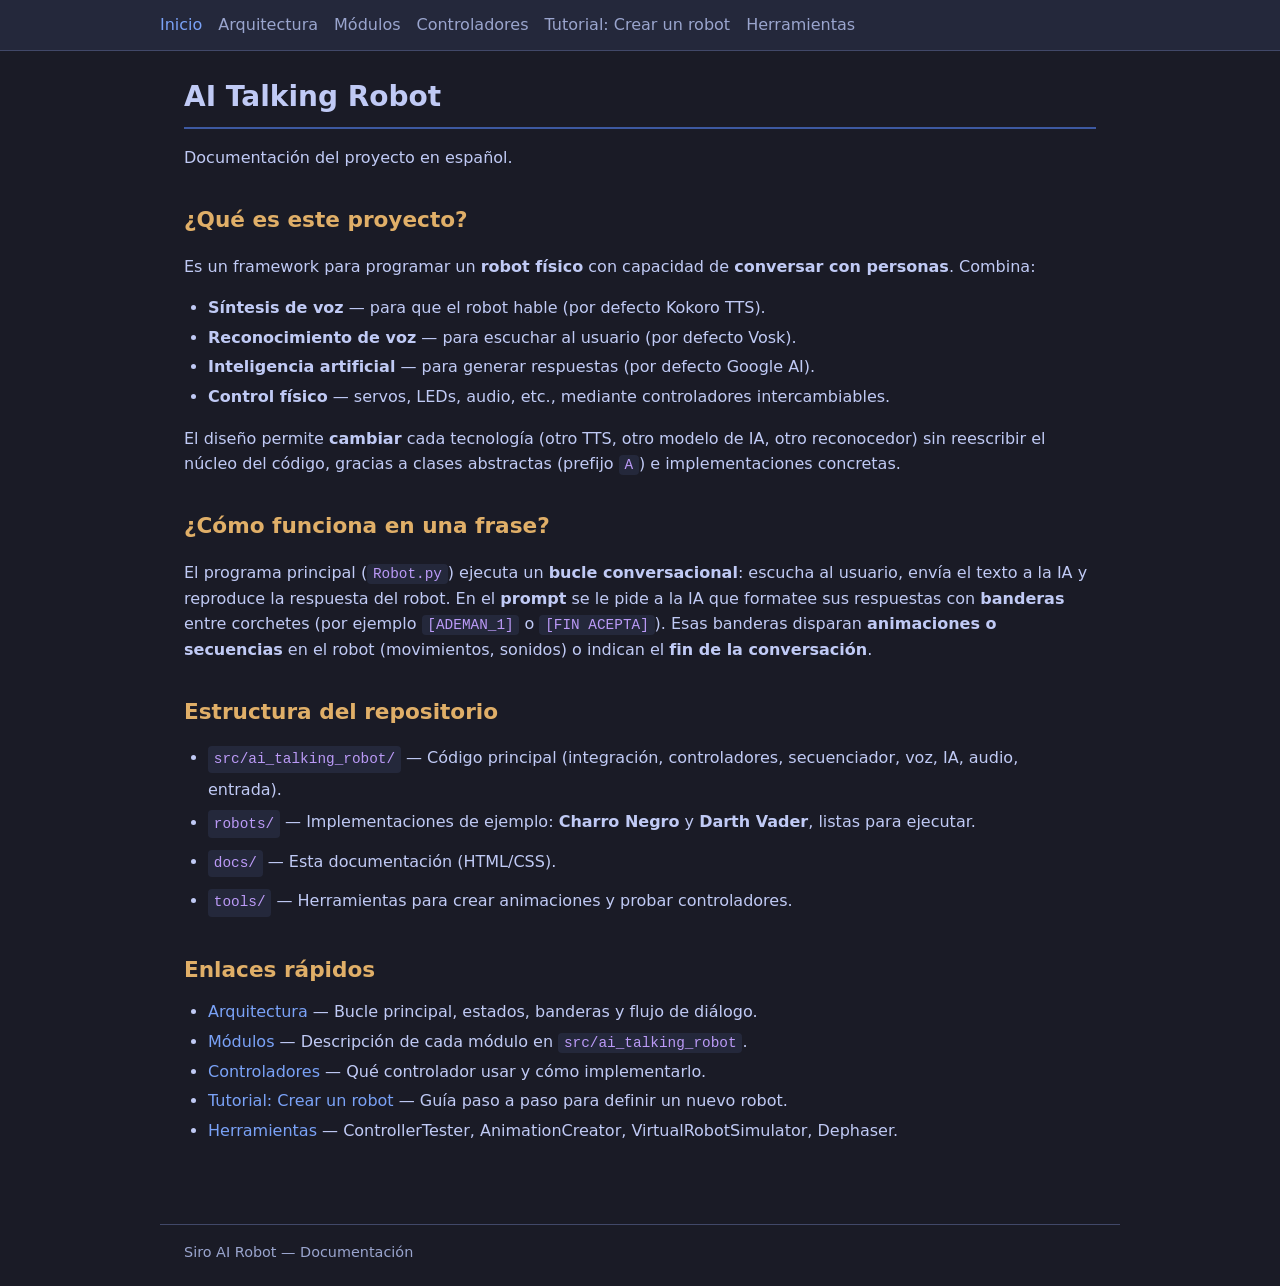
<file: docs/index.html>
<!DOCTYPE html>
<html lang="es">
<head>
  <meta charset="UTF-8">
  <meta name="viewport" content="width=device-width, initial-scale=1.0">
  <title>AI Talking Robot - Documentación</title>
  <link rel="stylesheet" href="estilos.css">
</head>
<body>
  <nav class="nav">
    <div class="nav-inner">
      <a href="index.html" class="current">Inicio</a>
      <a href="arquitectura.html">Arquitectura</a>
      <a href="modulos.html">Módulos</a>
      <a href="controladores.html">Controladores</a>
      <a href="tutorial-robot.html">Tutorial: Crear un robot</a>
      <a href="herramientas.html">Herramientas</a>
    </div>
  </nav>

  <main class="container">
    <h1>AI Talking Robot</h1>
    <p>Documentación del proyecto en español.</p>

    <h2>¿Qué es este proyecto?</h2>
    <p>Es un framework para programar un <strong>robot físico</strong> con capacidad de <strong>conversar con personas</strong>. Combina:</p>
    <ul>
      <li><strong>Síntesis de voz</strong> — para que el robot hable (por defecto Kokoro TTS).</li>
      <li><strong>Reconocimiento de voz</strong> — para escuchar al usuario (por defecto Vosk).</li>
      <li><strong>Inteligencia artificial</strong> — para generar respuestas (por defecto Google AI).</li>
      <li><strong>Control físico</strong> — servos, LEDs, audio, etc., mediante controladores intercambiables.</li>
    </ul>
    <p>El diseño permite <strong>cambiar</strong> cada tecnología (otro TTS, otro modelo de IA, otro reconocedor) sin reescribir el núcleo del código, gracias a clases abstractas (prefijo <code>A</code>) e implementaciones concretas.</p>

    <h2>¿Cómo funciona en una frase?</h2>
    <p>El programa principal (<code>Robot.py</code>) ejecuta un <strong>bucle conversacional</strong>: escucha al usuario, envía el texto a la IA y reproduce la respuesta del robot. En el <strong>prompt</strong> se le pide a la IA que formatee sus respuestas con <strong>banderas</strong> entre corchetes (por ejemplo <code>[ADEMAN_1]</code> o <code>[FIN ACEPTA]</code>). Esas banderas disparan <strong>animaciones o secuencias</strong> en el robot (movimientos, sonidos) o indican el <strong>fin de la conversación</strong>.</p>

    <h2>Estructura del repositorio</h2>
    <ul>
      <li><span class="path">src/ai_talking_robot/</span> — Código principal (integración, controladores, secuenciador, voz, IA, audio, entrada).</li>
      <li><span class="path">robots/</span> — Implementaciones de ejemplo: <strong>Charro Negro</strong> y <strong>Darth Vader</strong>, listas para ejecutar.</li>
      <li><span class="path">docs/</span> — Esta documentación (HTML/CSS).</li>
      <li><span class="path">tools/</span> — Herramientas para crear animaciones y probar controladores.</li>
    </ul>

    <h2>Enlaces rápidos</h2>
    <ul>
      <li><a href="arquitectura.html">Arquitectura</a> — Bucle principal, estados, banderas y flujo de diálogo.</li>
      <li><a href="modulos.html">Módulos</a> — Descripción de cada módulo en <code>src/ai_talking_robot</code>.</li>
      <li><a href="controladores.html">Controladores</a> — Qué controlador usar y cómo implementarlo.</li>
      <li><a href="tutorial-robot.html">Tutorial: Crear un robot</a> — Guía paso a paso para definir un nuevo robot.</li>
      <li><a href="herramientas.html">Herramientas</a> — ControllerTester, AnimationCreator, VirtualRobotSimulator, Dephaser.</li>
    </ul>
  </main>

  <footer class="container footer">
    Siro AI Robot — Documentación
  </footer>
</body>
</html>
</file>
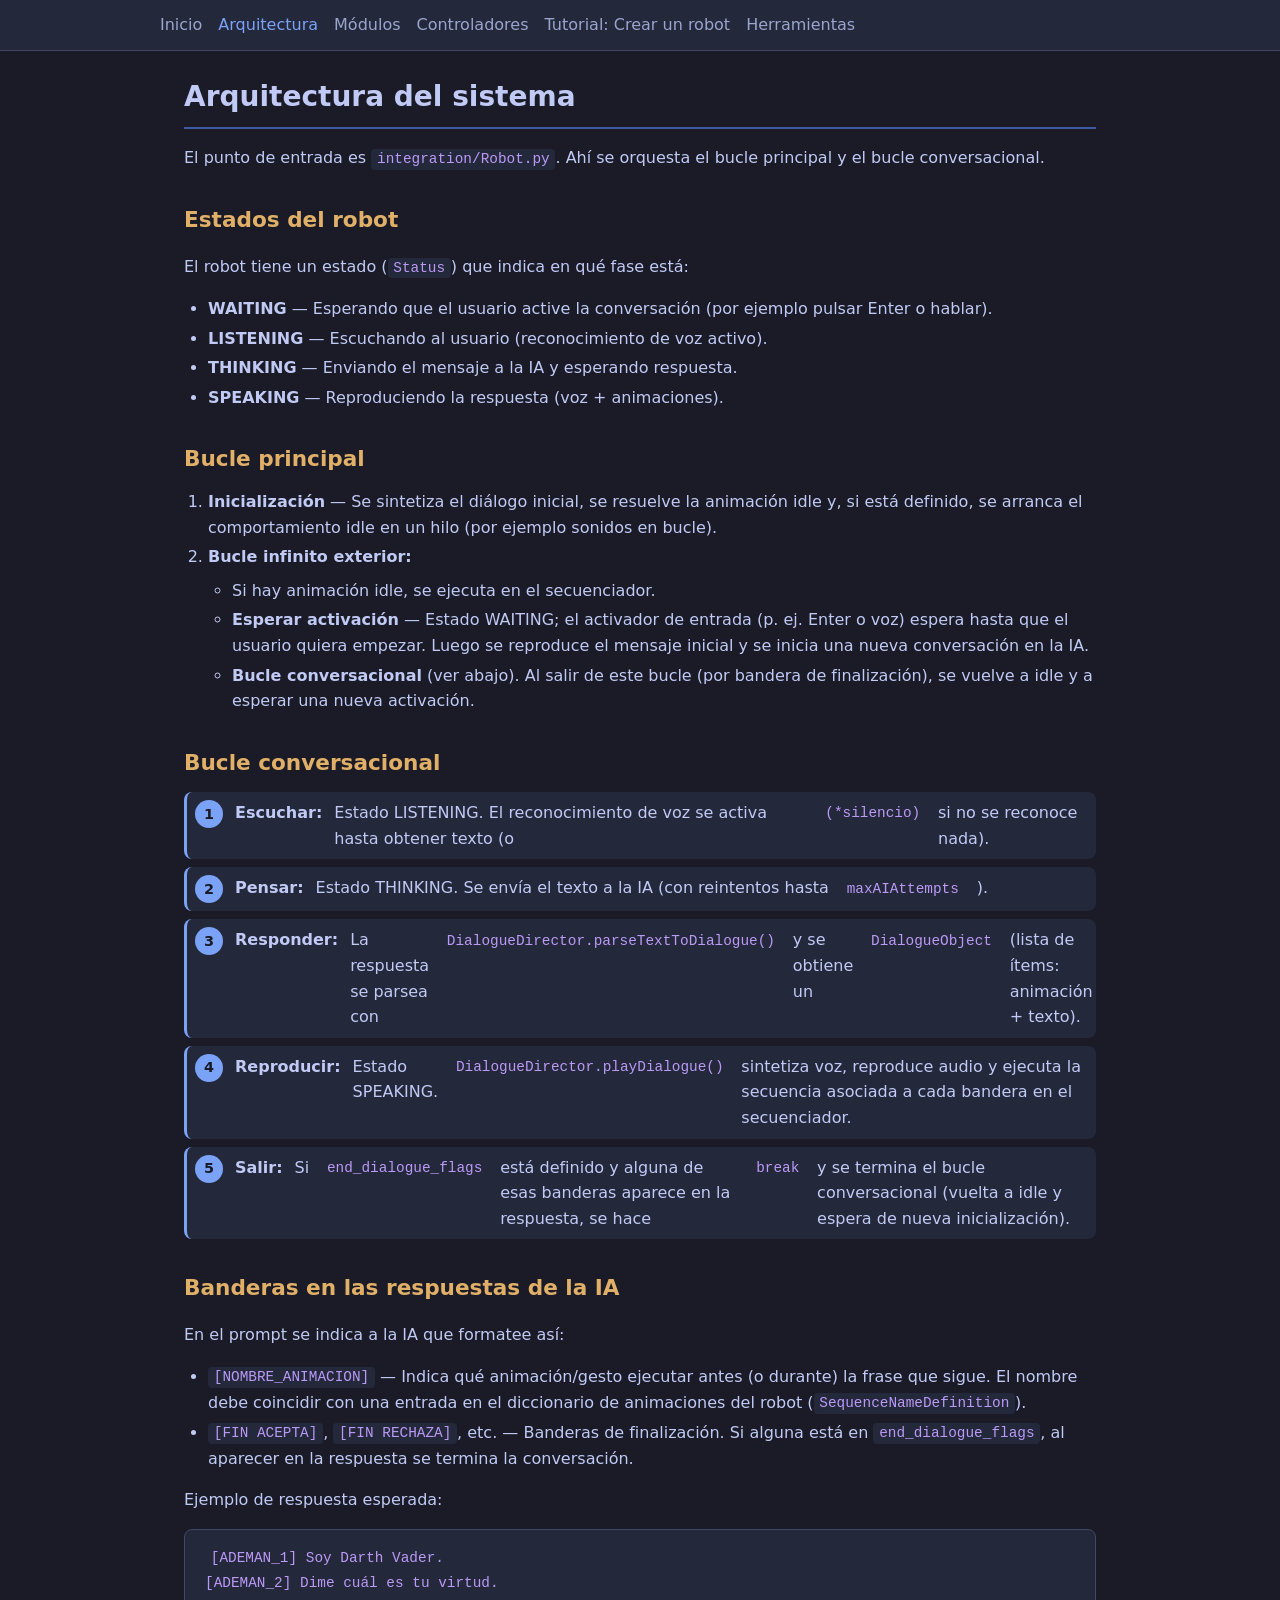
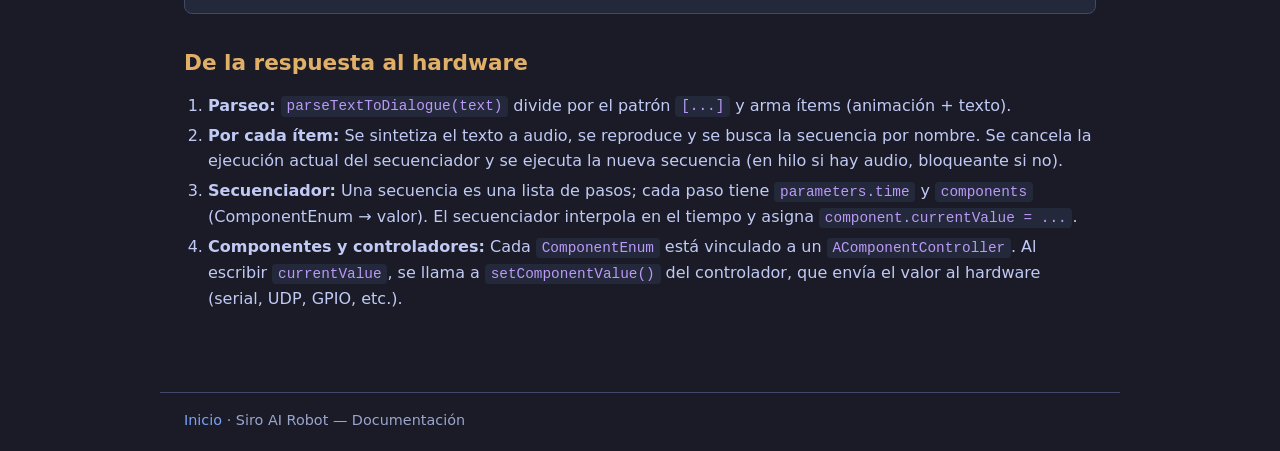
<file: docs/arquitectura.html>
<!DOCTYPE html>
<html lang="es">
<head>
  <meta charset="UTF-8">
  <meta name="viewport" content="width=device-width, initial-scale=1.0">
  <title>Arquitectura - AI Talking Robot</title>
  <link rel="stylesheet" href="estilos.css">
</head>
<body>
  <nav class="nav">
    <div class="nav-inner">
      <a href="index.html">Inicio</a>
      <a href="arquitectura.html" class="current">Arquitectura</a>
      <a href="modulos.html">Módulos</a>
      <a href="controladores.html">Controladores</a>
      <a href="tutorial-robot.html">Tutorial: Crear un robot</a>
      <a href="herramientas.html">Herramientas</a>
    </div>
  </nav>

  <main class="container">
    <h1>Arquitectura del sistema</h1>
    <p>El punto de entrada es <code>integration/Robot.py</code>. Ahí se orquesta el bucle principal y el bucle conversacional.</p>

    <h2>Estados del robot</h2>
    <p>El robot tiene un estado (<code>Status</code>) que indica en qué fase está:</p>
    <ul>
      <li><strong>WAITING</strong> — Esperando que el usuario active la conversación (por ejemplo pulsar Enter o hablar).</li>
      <li><strong>LISTENING</strong> — Escuchando al usuario (reconocimiento de voz activo).</li>
      <li><strong>THINKING</strong> — Enviando el mensaje a la IA y esperando respuesta.</li>
      <li><strong>SPEAKING</strong> — Reproduciendo la respuesta (voz + animaciones).</li>
    </ul>

    <h2>Bucle principal</h2>
    <ol>
      <li><strong>Inicialización</strong> — Se sintetiza el diálogo inicial, se resuelve la animación idle y, si está definido, se arranca el comportamiento idle en un hilo (por ejemplo sonidos en bucle).</li>
      <li><strong>Bucle infinito exterior:</strong>
        <ul>
          <li>Si hay animación idle, se ejecuta en el secuenciador.</li>
          <li><strong>Esperar activación</strong> — Estado WAITING; el activador de entrada (p. ej. Enter o voz) espera hasta que el usuario quiera empezar. Luego se reproduce el mensaje inicial y se inicia una nueva conversación en la IA.</li>
          <li><strong>Bucle conversacional</strong> (ver abajo). Al salir de este bucle (por bandera de finalización), se vuelve a idle y a esperar una nueva activación.</li>
        </ul>
      </li>
    </ol>

    <h2>Bucle conversacional</h2>
    <div class="flow-step"><span class="flow-num">1</span> <strong>Escuchar:</strong> Estado LISTENING. El reconocimiento de voz se activa hasta obtener texto (o <code>(*silencio)</code> si no se reconoce nada).</div>
    <div class="flow-step"><span class="flow-num">2</span> <strong>Pensar:</strong> Estado THINKING. Se envía el texto a la IA (con reintentos hasta <code>maxAIAttempts</code>).</div>
    <div class="flow-step"><span class="flow-num">3</span> <strong>Responder:</strong> La respuesta se parsea con <code>DialogueDirector.parseTextToDialogue()</code> y se obtiene un <code>DialogueObject</code> (lista de ítems: animación + texto).</div>
    <div class="flow-step"><span class="flow-num">4</span> <strong>Reproducir:</strong> Estado SPEAKING. <code>DialogueDirector.playDialogue()</code> sintetiza voz, reproduce audio y ejecuta la secuencia asociada a cada bandera en el secuenciador.</div>
    <div class="flow-step"><span class="flow-num">5</span> <strong>Salir:</strong> Si <code>end_dialogue_flags</code> está definido y alguna de esas banderas aparece en la respuesta, se hace <code>break</code> y se termina el bucle conversacional (vuelta a idle y espera de nueva inicialización).</div>

    <h2>Banderas en las respuestas de la IA</h2>
    <p>En el prompt se indica a la IA que formatee así:</p>
    <ul>
      <li><code>[NOMBRE_ANIMACION]</code> — Indica qué animación/gesto ejecutar antes (o durante) la frase que sigue. El nombre debe coincidir con una entrada en el diccionario de animaciones del robot (<code>SequenceNameDefinition</code>).</li>
      <li><code>[FIN ACEPTA]</code>, <code>[FIN RECHAZA]</code>, etc. — Banderas de finalización. Si alguna está en <code>end_dialogue_flags</code>, al aparecer en la respuesta se termina la conversación.</li>
    </ul>
    <p>Ejemplo de respuesta esperada:</p>
    <pre class="card" style="white-space: pre-wrap;"><code>[ADEMAN_1] Soy Darth Vader.
[ADEMAN_2] Dime cuál es tu virtud.</code></pre>

    <h2>De la respuesta al hardware</h2>
    <ol>
      <li><strong>Parseo:</strong> <code>parseTextToDialogue(text)</code> divide por el patrón <code>[...]</code> y arma ítems (animación + texto).</li>
      <li><strong>Por cada ítem:</strong> Se sintetiza el texto a audio, se reproduce y se busca la secuencia por nombre. Se cancela la ejecución actual del secuenciador y se ejecuta la nueva secuencia (en hilo si hay audio, bloqueante si no).</li>
      <li><strong>Secuenciador:</strong> Una secuencia es una lista de pasos; cada paso tiene <code>parameters.time</code> y <code>components</code> (ComponentEnum → valor). El secuenciador interpola en el tiempo y asigna <code>component.currentValue = ...</code>.</li>
      <li><strong>Componentes y controladores:</strong> Cada <code>ComponentEnum</code> está vinculado a un <code>AComponentController</code>. Al escribir <code>currentValue</code>, se llama a <code>setComponentValue()</code> del controlador, que envía el valor al hardware (serial, UDP, GPIO, etc.).</li>
    </ol>
  </main>

  <footer class="container footer">
    <a href="index.html">Inicio</a> · Siro AI Robot — Documentación
  </footer>
</body>
</html>
</file>
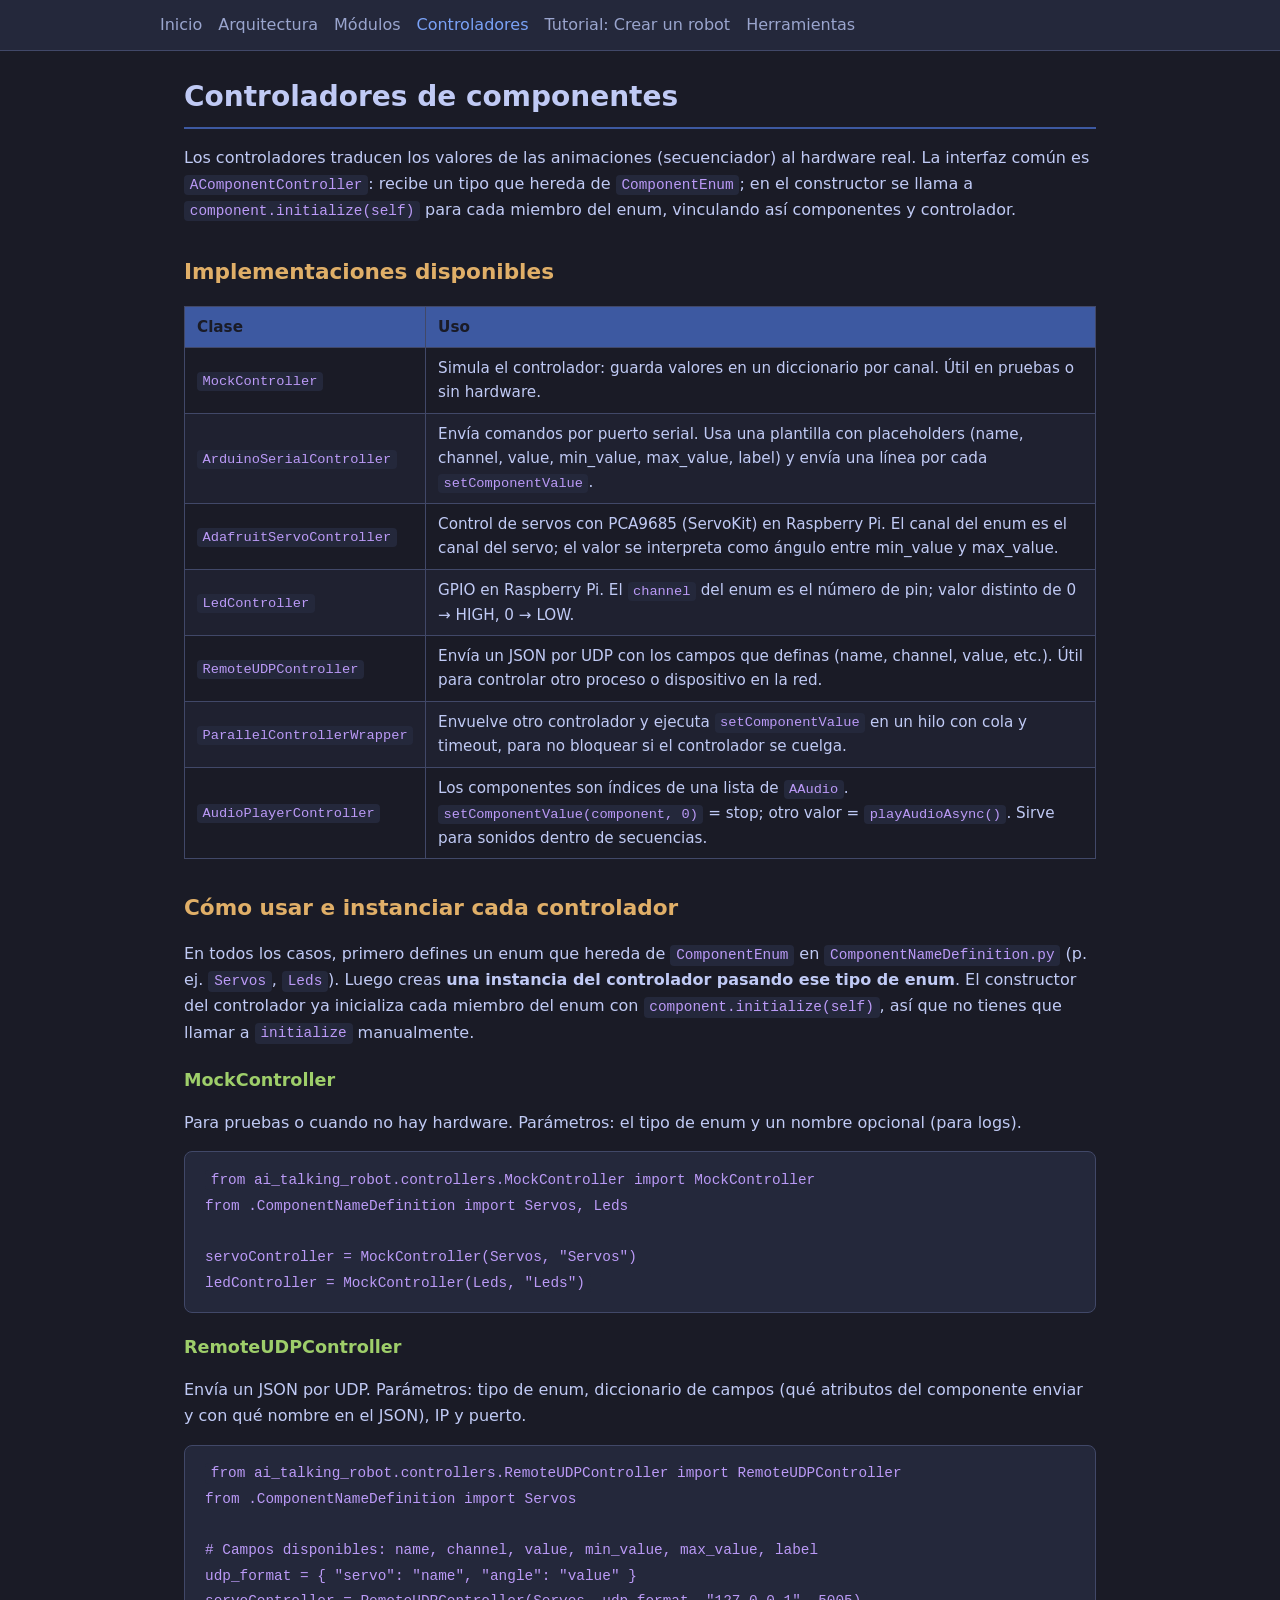
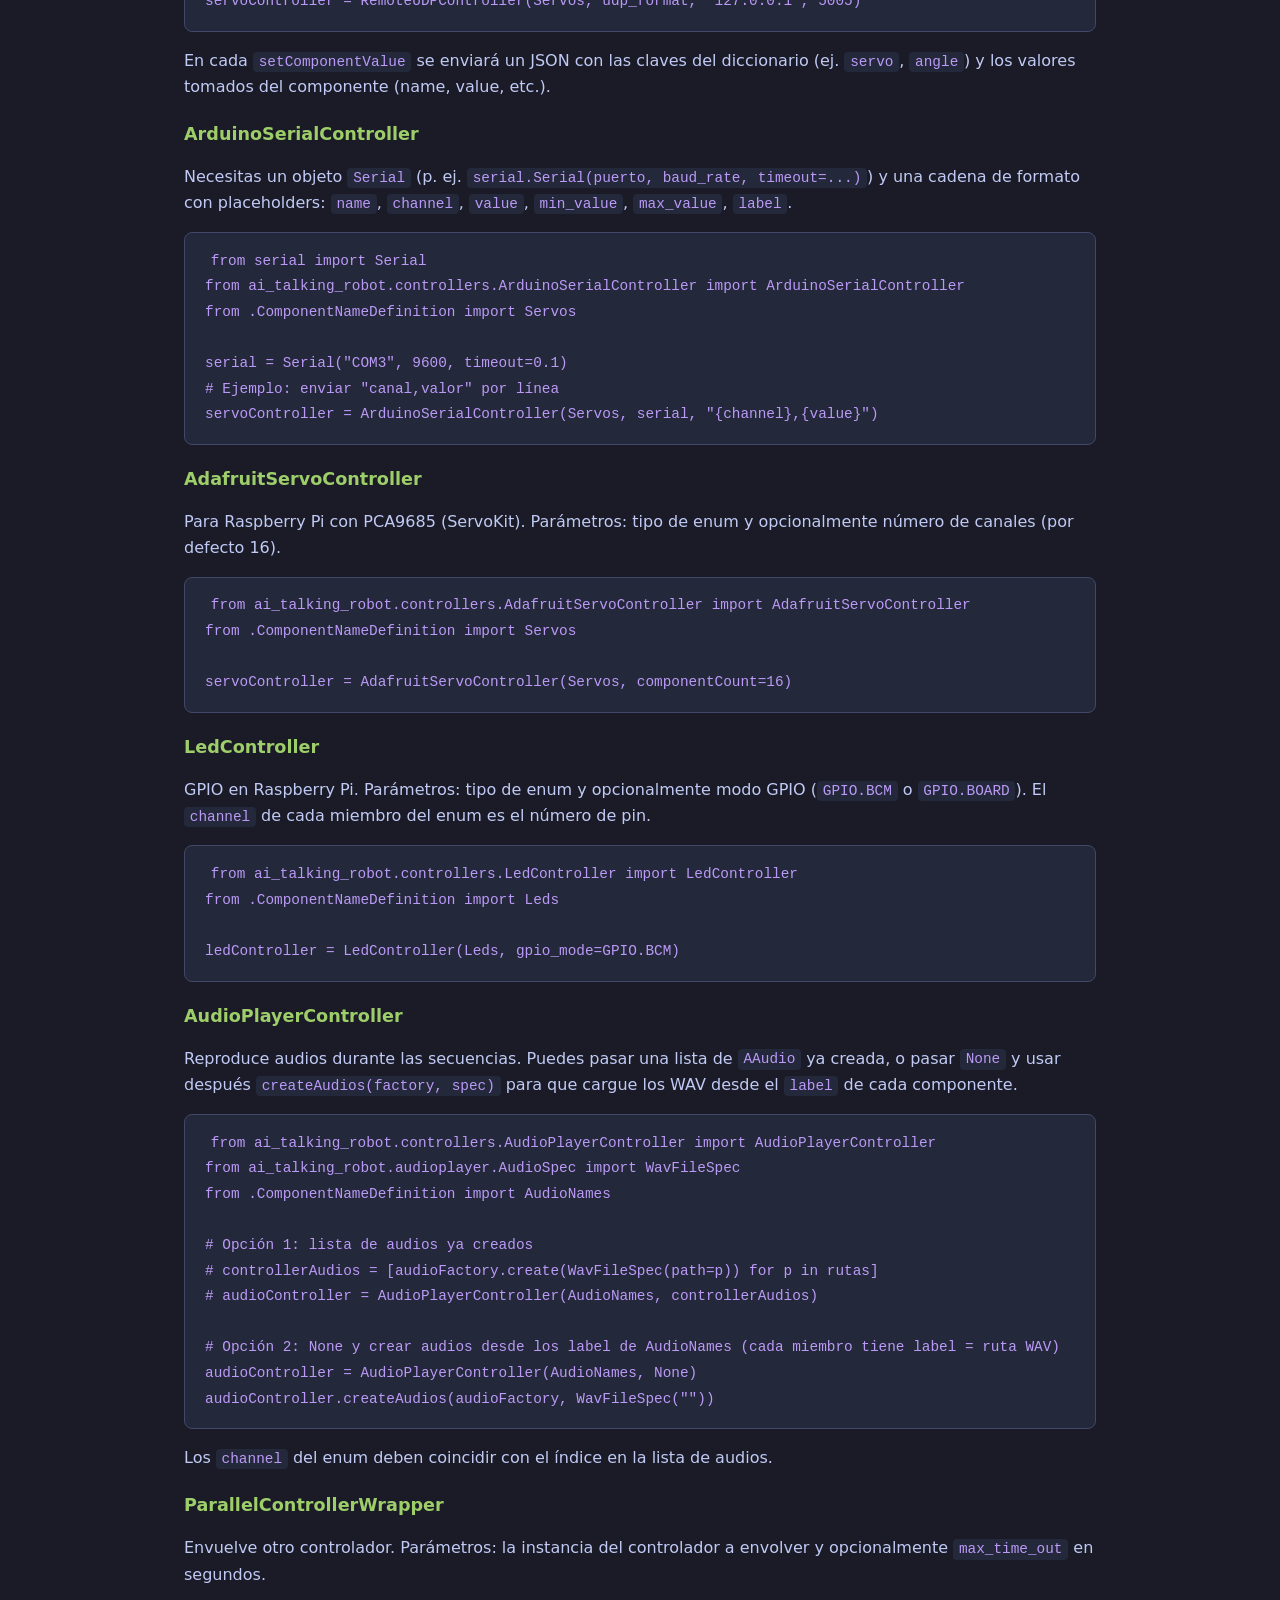
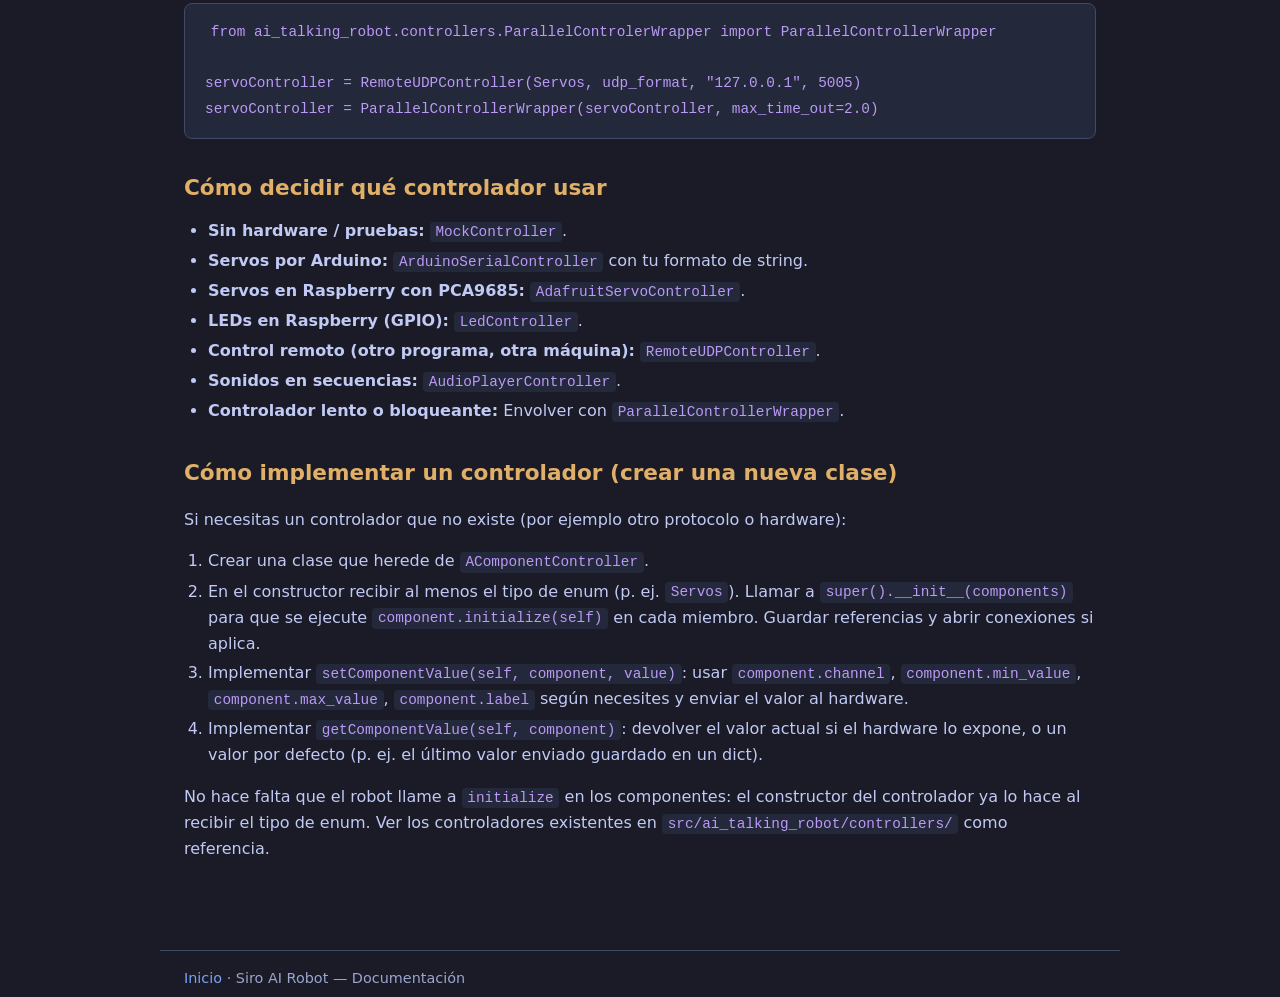
<file: docs/controladores.html>
<!DOCTYPE html>
<html lang="es">
<head>
  <meta charset="UTF-8">
  <meta name="viewport" content="width=device-width, initial-scale=1.0">
  <title>Controladores - AI Talking Robot</title>
  <link rel="stylesheet" href="estilos.css">
</head>
<body>
  <nav class="nav">
    <div class="nav-inner">
      <a href="index.html">Inicio</a>
      <a href="arquitectura.html">Arquitectura</a>
      <a href="modulos.html">Módulos</a>
      <a href="controladores.html" class="current">Controladores</a>
      <a href="tutorial-robot.html">Tutorial: Crear un robot</a>
      <a href="herramientas.html">Herramientas</a>
    </div>
  </nav>

  <main class="container">
    <h1>Controladores de componentes</h1>
    <p>Los controladores traducen los valores de las animaciones (secuenciador) al hardware real. La interfaz común es <code>AComponentController</code>: recibe un tipo que hereda de <code>ComponentEnum</code>; en el constructor se llama a <code>component.initialize(self)</code> para cada miembro del enum, vinculando así componentes y controlador.</p>

    <h2>Implementaciones disponibles</h2>
    <table>
      <thead>
        <tr>
          <th>Clase</th>
          <th>Uso</th>
        </tr>
      </thead>
      <tbody>
        <tr>
          <td><code>MockController</code></td>
          <td>Simula el controlador: guarda valores en un diccionario por canal. Útil en pruebas o sin hardware.</td>
        </tr>
        <tr>
          <td><code>ArduinoSerialController</code></td>
          <td>Envía comandos por puerto serial. Usa una plantilla con placeholders (name, channel, value, min_value, max_value, label) y envía una línea por cada <code>setComponentValue</code>.</td>
        </tr>
        <tr>
          <td><code>AdafruitServoController</code></td>
          <td>Control de servos con PCA9685 (ServoKit) en Raspberry Pi. El canal del enum es el canal del servo; el valor se interpreta como ángulo entre min_value y max_value.</td>
        </tr>
        <tr>
          <td><code>LedController</code></td>
          <td>GPIO en Raspberry Pi. El <code>channel</code> del enum es el número de pin; valor distinto de 0 → HIGH, 0 → LOW.</td>
        </tr>
        <tr>
          <td><code>RemoteUDPController</code></td>
          <td>Envía un JSON por UDP con los campos que definas (name, channel, value, etc.). Útil para controlar otro proceso o dispositivo en la red.</td>
        </tr>
        <tr>
          <td><code>ParallelControllerWrapper</code></td>
          <td>Envuelve otro controlador y ejecuta <code>setComponentValue</code> en un hilo con cola y timeout, para no bloquear si el controlador se cuelga.</td>
        </tr>
        <tr>
          <td><code>AudioPlayerController</code></td>
          <td>Los componentes son índices de una lista de <code>AAudio</code>. <code>setComponentValue(component, 0)</code> = stop; otro valor = <code>playAudioAsync()</code>. Sirve para sonidos dentro de secuencias.</td>
        </tr>
      </tbody>
    </table>

    <h2>Cómo usar e instanciar cada controlador</h2>
    <p>En todos los casos, primero defines un enum que hereda de <code>ComponentEnum</code> en <code>ComponentNameDefinition.py</code> (p. ej. <code>Servos</code>, <code>Leds</code>). Luego creas <strong>una instancia del controlador pasando ese tipo de enum</strong>. El constructor del controlador ya inicializa cada miembro del enum con <code>component.initialize(self)</code>, así que no tienes que llamar a <code>initialize</code> manualmente.</p>

    <h3>MockController</h3>
    <p>Para pruebas o cuando no hay hardware. Parámetros: el tipo de enum y un nombre opcional (para logs).</p>
    <pre class="card"><code>from ai_talking_robot.controllers.MockController import MockController
from .ComponentNameDefinition import Servos, Leds

servoController = MockController(Servos, "Servos")
ledController = MockController(Leds, "Leds")</code></pre>

    <h3>RemoteUDPController</h3>
    <p>Envía un JSON por UDP. Parámetros: tipo de enum, diccionario de campos (qué atributos del componente enviar y con qué nombre en el JSON), IP y puerto.</p>
    <pre class="card"><code>from ai_talking_robot.controllers.RemoteUDPController import RemoteUDPController
from .ComponentNameDefinition import Servos

# Campos disponibles: name, channel, value, min_value, max_value, label
udp_format = { "servo": "name", "angle": "value" }
servoController = RemoteUDPController(Servos, udp_format, "127.0.0.1", 5005)</code></pre>
    <p>En cada <code>setComponentValue</code> se enviará un JSON con las claves del diccionario (ej. <code>servo</code>, <code>angle</code>) y los valores tomados del componente (name, value, etc.).</p>

    <h3>ArduinoSerialController</h3>
    <p>Necesitas un objeto <code>Serial</code> (p. ej. <code>serial.Serial(puerto, baud_rate, timeout=...)</code>) y una cadena de formato con placeholders: <code>name</code>, <code>channel</code>, <code>value</code>, <code>min_value</code>, <code>max_value</code>, <code>label</code>.</p>
    <pre class="card"><code>from serial import Serial
from ai_talking_robot.controllers.ArduinoSerialController import ArduinoSerialController
from .ComponentNameDefinition import Servos

serial = Serial("COM3", 9600, timeout=0.1)
# Ejemplo: enviar "canal,valor" por línea
servoController = ArduinoSerialController(Servos, serial, "{channel},{value}")</code></pre>

    <h3>AdafruitServoController</h3>
    <p>Para Raspberry Pi con PCA9685 (ServoKit). Parámetros: tipo de enum y opcionalmente número de canales (por defecto 16).</p>
    <pre class="card"><code>from ai_talking_robot.controllers.AdafruitServoController import AdafruitServoController
from .ComponentNameDefinition import Servos

servoController = AdafruitServoController(Servos, componentCount=16)</code></pre>

    <h3>LedController</h3>
    <p>GPIO en Raspberry Pi. Parámetros: tipo de enum y opcionalmente modo GPIO (<code>GPIO.BCM</code> o <code>GPIO.BOARD</code>). El <code>channel</code> de cada miembro del enum es el número de pin.</p>
    <pre class="card"><code>from ai_talking_robot.controllers.LedController import LedController
from .ComponentNameDefinition import Leds

ledController = LedController(Leds, gpio_mode=GPIO.BCM)</code></pre>

    <h3>AudioPlayerController</h3>
    <p>Reproduce audios durante las secuencias. Puedes pasar una lista de <code>AAudio</code> ya creada, o pasar <code>None</code> y usar después <code>createAudios(factory, spec)</code> para que cargue los WAV desde el <code>label</code> de cada componente.</p>
    <pre class="card"><code>from ai_talking_robot.controllers.AudioPlayerController import AudioPlayerController
from ai_talking_robot.audioplayer.AudioSpec import WavFileSpec
from .ComponentNameDefinition import AudioNames

# Opción 1: lista de audios ya creados
# controllerAudios = [audioFactory.create(WavFileSpec(path=p)) for p in rutas]
# audioController = AudioPlayerController(AudioNames, controllerAudios)

# Opción 2: None y crear audios desde los label de AudioNames (cada miembro tiene label = ruta WAV)
audioController = AudioPlayerController(AudioNames, None)
audioController.createAudios(audioFactory, WavFileSpec(""))</code></pre>
    <p>Los <code>channel</code> del enum deben coincidir con el índice en la lista de audios.</p>

    <h3>ParallelControllerWrapper</h3>
    <p>Envuelve otro controlador. Parámetros: la instancia del controlador a envolver y opcionalmente <code>max_time_out</code> en segundos.</p>
    <pre class="card"><code>from ai_talking_robot.controllers.ParallelControlerWrapper import ParallelControllerWrapper

servoController = RemoteUDPController(Servos, udp_format, "127.0.0.1", 5005)
servoController = ParallelControllerWrapper(servoController, max_time_out=2.0)</code></pre>

    <h2>Cómo decidir qué controlador usar</h2>
    <ul>
      <li><strong>Sin hardware / pruebas:</strong> <code>MockController</code>.</li>
      <li><strong>Servos por Arduino:</strong> <code>ArduinoSerialController</code> con tu formato de string.</li>
      <li><strong>Servos en Raspberry con PCA9685:</strong> <code>AdafruitServoController</code>.</li>
      <li><strong>LEDs en Raspberry (GPIO):</strong> <code>LedController</code>.</li>
      <li><strong>Control remoto (otro programa, otra máquina):</strong> <code>RemoteUDPController</code>.</li>
      <li><strong>Sonidos en secuencias:</strong> <code>AudioPlayerController</code>.</li>
      <li><strong>Controlador lento o bloqueante:</strong> Envolver con <code>ParallelControllerWrapper</code>.</li>
    </ul>

    <h2>Cómo implementar un controlador (crear una nueva clase)</h2>
    <p>Si necesitas un controlador que no existe (por ejemplo otro protocolo o hardware):</p>
    <ol>
      <li>Crear una clase que herede de <code>AComponentController</code>.</li>
      <li>En el constructor recibir al menos el tipo de enum (p. ej. <code>Servos</code>). Llamar a <code>super().__init__(components)</code> para que se ejecute <code>component.initialize(self)</code> en cada miembro. Guardar referencias y abrir conexiones si aplica.</li>
      <li>Implementar <code>setComponentValue(self, component, value)</code>: usar <code>component.channel</code>, <code>component.min_value</code>, <code>component.max_value</code>, <code>component.label</code> según necesites y enviar el valor al hardware.</li>
      <li>Implementar <code>getComponentValue(self, component)</code>: devolver el valor actual si el hardware lo expone, o un valor por defecto (p. ej. el último valor enviado guardado en un dict).</li>
    </ol>
    <p>No hace falta que el robot llame a <code>initialize</code> en los componentes: el constructor del controlador ya lo hace al recibir el tipo de enum. Ver los controladores existentes en <code>src/ai_talking_robot/controllers/</code> como referencia.</p>
  </main>

  <footer class="container footer">
    <a href="index.html">Inicio</a> · Siro AI Robot — Documentación
  </footer>
</body>
</html>
</file>
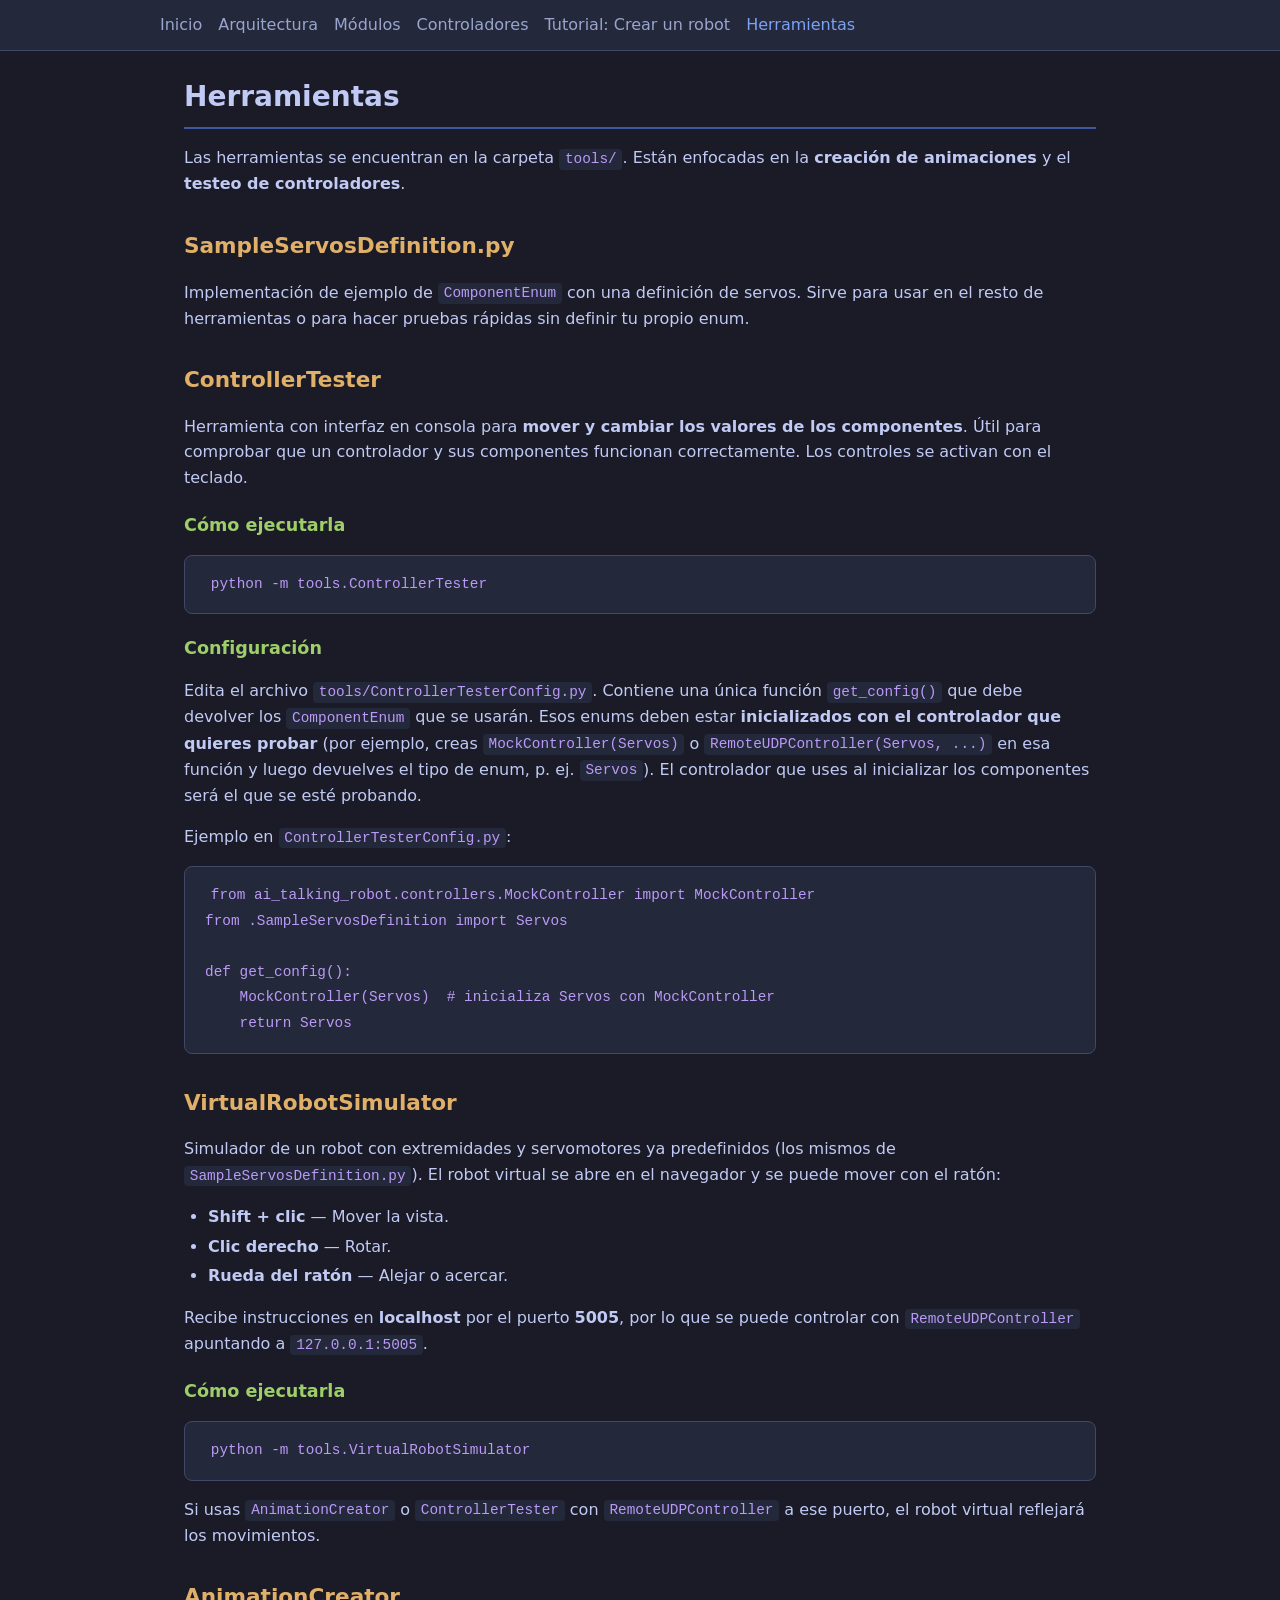
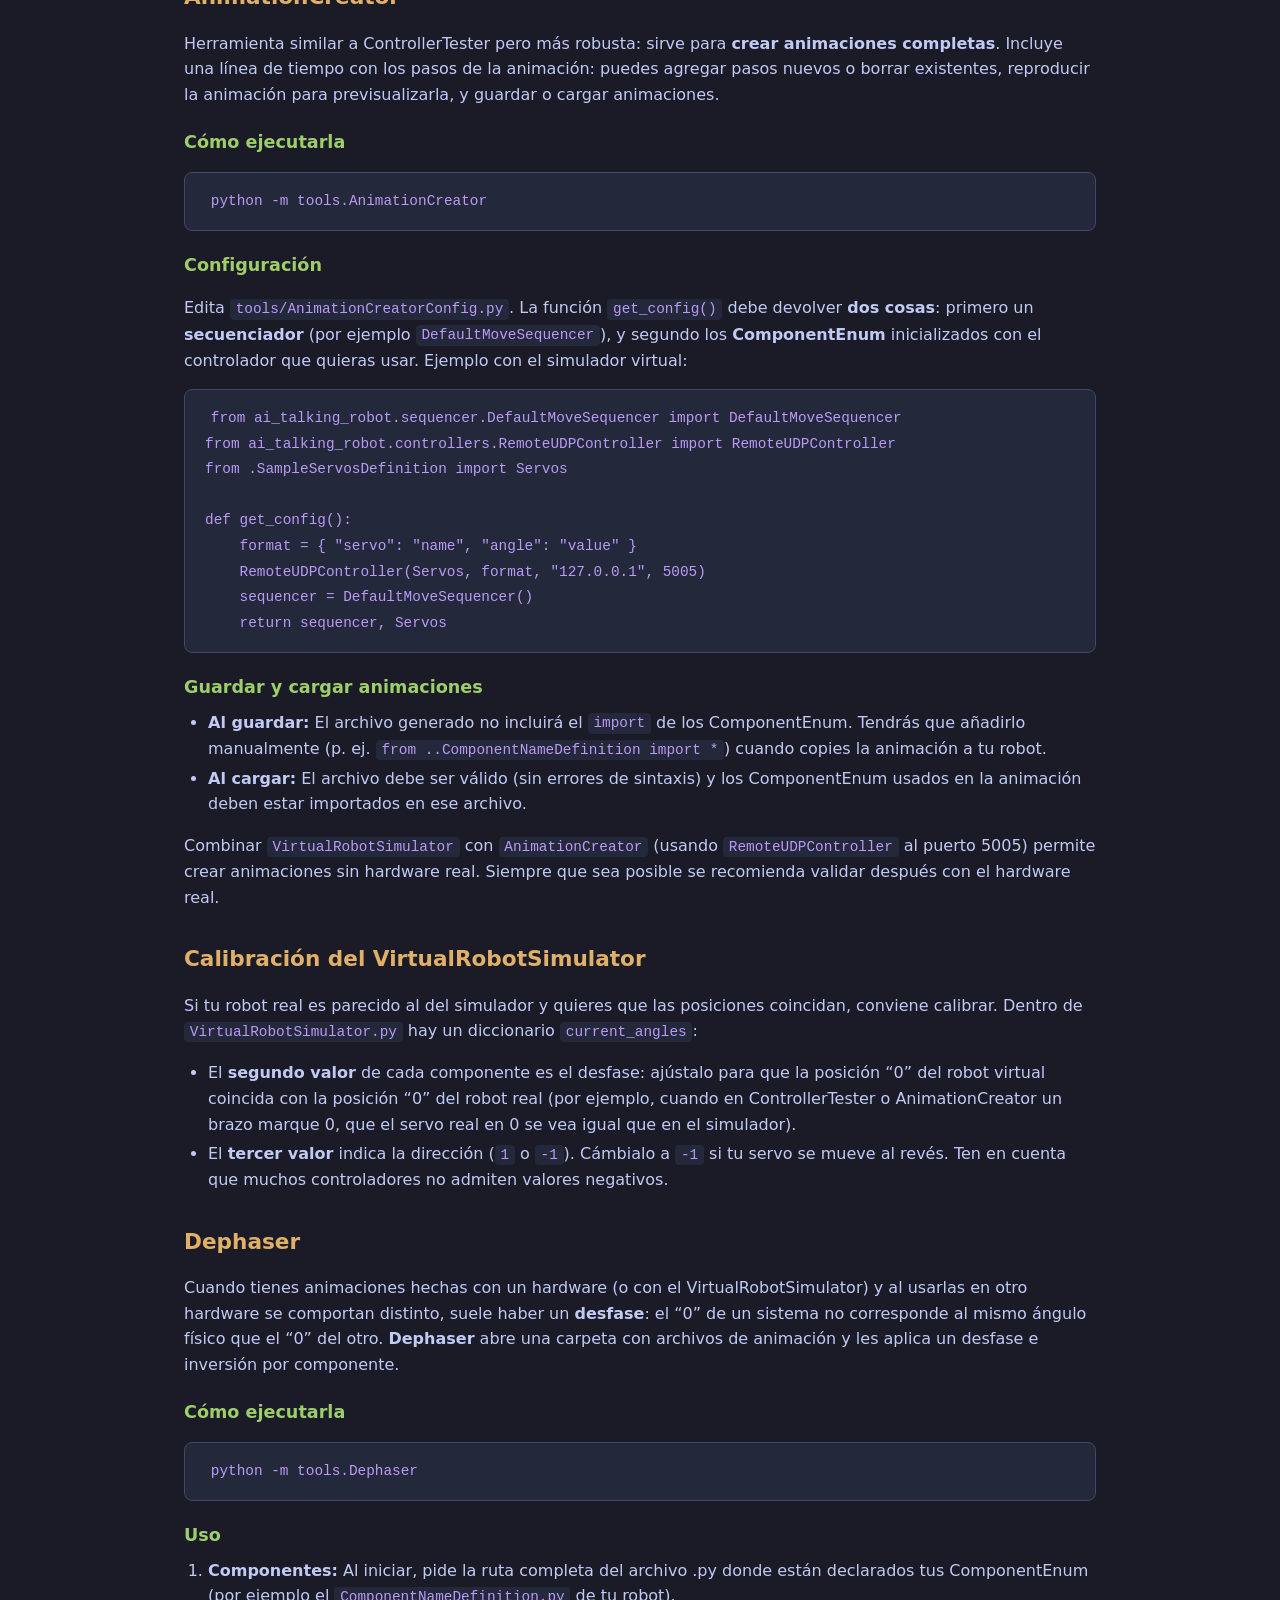
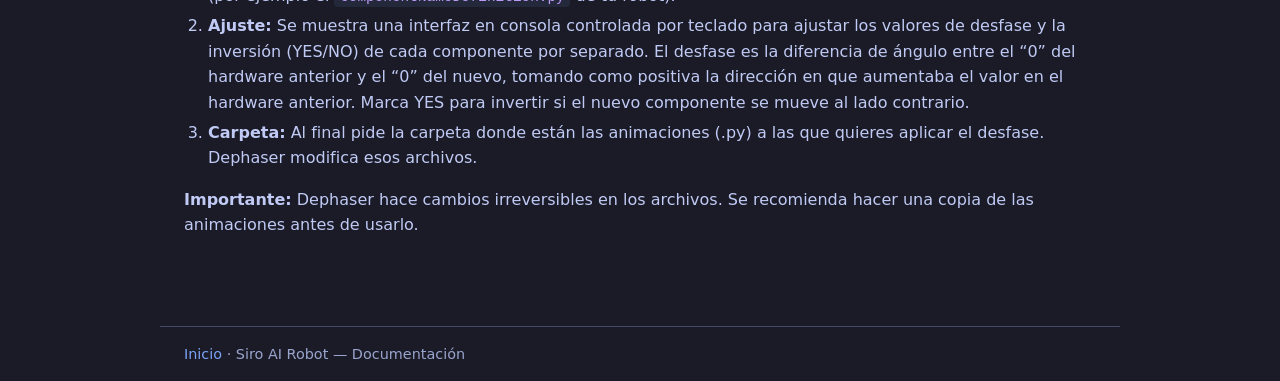
<file: docs/herramientas.html>
<!DOCTYPE html>
<html lang="es">
<head>
  <meta charset="UTF-8">
  <meta name="viewport" content="width=device-width, initial-scale=1.0">
  <title>Herramientas - AI Talking Robot</title>
  <link rel="stylesheet" href="estilos.css">
</head>
<body>
  <nav class="nav">
    <div class="nav-inner">
      <a href="index.html">Inicio</a>
      <a href="arquitectura.html">Arquitectura</a>
      <a href="modulos.html">Módulos</a>
      <a href="controladores.html">Controladores</a>
      <a href="tutorial-robot.html">Tutorial: Crear un robot</a>
      <a href="herramientas.html" class="current">Herramientas</a>
    </div>
  </nav>

  <main class="container">
    <h1>Herramientas</h1>
    <p>Las herramientas se encuentran en la carpeta <code>tools/</code>. Están enfocadas en la <strong>creación de animaciones</strong> y el <strong>testeo de controladores</strong>.</p>

    <h2>SampleServosDefinition.py</h2>
    <p>Implementación de ejemplo de <code>ComponentEnum</code> con una definición de servos. Sirve para usar en el resto de herramientas o para hacer pruebas rápidas sin definir tu propio enum.</p>

    <h2>ControllerTester</h2>
    <p>Herramienta con interfaz en consola para <strong>mover y cambiar los valores de los componentes</strong>. Útil para comprobar que un controlador y sus componentes funcionan correctamente. Los controles se activan con el teclado.</p>
    <h3>Cómo ejecutarla</h3>
    <pre class="card"><code>python -m tools.ControllerTester</code></pre>
    <h3>Configuración</h3>
    <p>Edita el archivo <code>tools/ControllerTesterConfig.py</code>. Contiene una única función <code>get_config()</code> que debe devolver los <code>ComponentEnum</code> que se usarán. Esos enums deben estar <strong>inicializados con el controlador que quieres probar</strong> (por ejemplo, creas <code>MockController(Servos)</code> o <code>RemoteUDPController(Servos, ...)</code> en esa función y luego devuelves el tipo de enum, p. ej. <code>Servos</code>). El controlador que uses al inicializar los componentes será el que se esté probando.</p>
    <p>Ejemplo en <code>ControllerTesterConfig.py</code>:</p>
    <pre class="card"><code>from ai_talking_robot.controllers.MockController import MockController
from .SampleServosDefinition import Servos

def get_config():
    MockController(Servos)  # inicializa Servos con MockController
    return Servos</code></pre>

    <h2>VirtualRobotSimulator</h2>
    <p>Simulador de un robot con extremidades y servomotores ya predefinidos (los mismos de <code>SampleServosDefinition.py</code>). El robot virtual se abre en el navegador y se puede mover con el ratón:</p>
    <ul>
      <li><strong>Shift + clic</strong> — Mover la vista.</li>
      <li><strong>Clic derecho</strong> — Rotar.</li>
      <li><strong>Rueda del ratón</strong> — Alejar o acercar.</li>
    </ul>
    <p>Recibe instrucciones en <strong>localhost</strong> por el puerto <strong>5005</strong>, por lo que se puede controlar con <code>RemoteUDPController</code> apuntando a <code>127.0.0.1:5005</code>.</p>
    <h3>Cómo ejecutarla</h3>
    <pre class="card"><code>python -m tools.VirtualRobotSimulator</code></pre>
    <p>Si usas <code>AnimationCreator</code> o <code>ControllerTester</code> con <code>RemoteUDPController</code> a ese puerto, el robot virtual reflejará los movimientos.</p>

    <h2>AnimationCreator</h2>
    <p>Herramienta similar a ControllerTester pero más robusta: sirve para <strong>crear animaciones completas</strong>. Incluye una línea de tiempo con los pasos de la animación: puedes agregar pasos nuevos o borrar existentes, reproducir la animación para previsualizarla, y guardar o cargar animaciones.</p>
    <h3>Cómo ejecutarla</h3>
    <pre class="card"><code>python -m tools.AnimationCreator</code></pre>
    <h3>Configuración</h3>
    <p>Edita <code>tools/AnimationCreatorConfig.py</code>. La función <code>get_config()</code> debe devolver <strong>dos cosas</strong>: primero un <strong>secuenciador</strong> (por ejemplo <code>DefaultMoveSequencer</code>), y segundo los <strong>ComponentEnum</strong> inicializados con el controlador que quieras usar. Ejemplo con el simulador virtual:</p>
    <pre class="card"><code>from ai_talking_robot.sequencer.DefaultMoveSequencer import DefaultMoveSequencer
from ai_talking_robot.controllers.RemoteUDPController import RemoteUDPController
from .SampleServosDefinition import Servos

def get_config():
    format = { "servo": "name", "angle": "value" }
    RemoteUDPController(Servos, format, "127.0.0.1", 5005)
    sequencer = DefaultMoveSequencer()
    return sequencer, Servos</code></pre>
    <h3>Guardar y cargar animaciones</h3>
    <ul>
      <li><strong>Al guardar:</strong> El archivo generado no incluirá el <code>import</code> de los ComponentEnum. Tendrás que añadirlo manualmente (p. ej. <code>from ..ComponentNameDefinition import *</code>) cuando copies la animación a tu robot.</li>
      <li><strong>Al cargar:</strong> El archivo debe ser válido (sin errores de sintaxis) y los ComponentEnum usados en la animación deben estar importados en ese archivo.</li>
    </ul>
    <p>Combinar <code>VirtualRobotSimulator</code> con <code>AnimationCreator</code> (usando <code>RemoteUDPController</code> al puerto 5005) permite crear animaciones sin hardware real. Siempre que sea posible se recomienda validar después con el hardware real.</p>

    <h2>Calibración del VirtualRobotSimulator</h2>
    <p>Si tu robot real es parecido al del simulador y quieres que las posiciones coincidan, conviene calibrar. Dentro de <code>VirtualRobotSimulator.py</code> hay un diccionario <code>current_angles</code>:</p>
    <ul>
      <li>El <strong>segundo valor</strong> de cada componente es el desfase: ajústalo para que la posición “0” del robot virtual coincida con la posición “0” del robot real (por ejemplo, cuando en ControllerTester o AnimationCreator un brazo marque 0, que el servo real en 0 se vea igual que en el simulador).</li>
      <li>El <strong>tercer valor</strong> indica la dirección (<code>1</code> o <code>-1</code>). Cámbialo a <code>-1</code> si tu servo se mueve al revés. Ten en cuenta que muchos controladores no admiten valores negativos.</li>
    </ul>

    <h2>Dephaser</h2>
    <p>Cuando tienes animaciones hechas con un hardware (o con el VirtualRobotSimulator) y al usarlas en otro hardware se comportan distinto, suele haber un <strong>desfase</strong>: el “0” de un sistema no corresponde al mismo ángulo físico que el “0” del otro. <strong>Dephaser</strong> abre una carpeta con archivos de animación y les aplica un desfase e inversión por componente.</p>
    <h3>Cómo ejecutarla</h3>
    <pre class="card"><code>python -m tools.Dephaser</code></pre>
    <h3>Uso</h3>
    <ol>
      <li><strong>Componentes:</strong> Al iniciar, pide la ruta completa del archivo .py donde están declarados tus ComponentEnum (por ejemplo el <code>ComponentNameDefinition.py</code> de tu robot).</li>
      <li><strong>Ajuste:</strong> Se muestra una interfaz en consola controlada por teclado para ajustar los valores de desfase y la inversión (YES/NO) de cada componente por separado. El desfase es la diferencia de ángulo entre el “0” del hardware anterior y el “0” del nuevo, tomando como positiva la dirección en que aumentaba el valor en el hardware anterior. Marca YES para invertir si el nuevo componente se mueve al lado contrario.</li>
      <li><strong>Carpeta:</strong> Al final pide la carpeta donde están las animaciones (.py) a las que quieres aplicar el desfase. Dephaser modifica esos archivos.</li>
    </ol>
    <p><strong>Importante:</strong> Dephaser hace cambios irreversibles en los archivos. Se recomienda hacer una copia de las animaciones antes de usarlo.</p>
  </main>

  <footer class="container footer">
    <a href="index.html">Inicio</a> · Siro AI Robot — Documentación
  </footer>
</body>
</html>
</file>
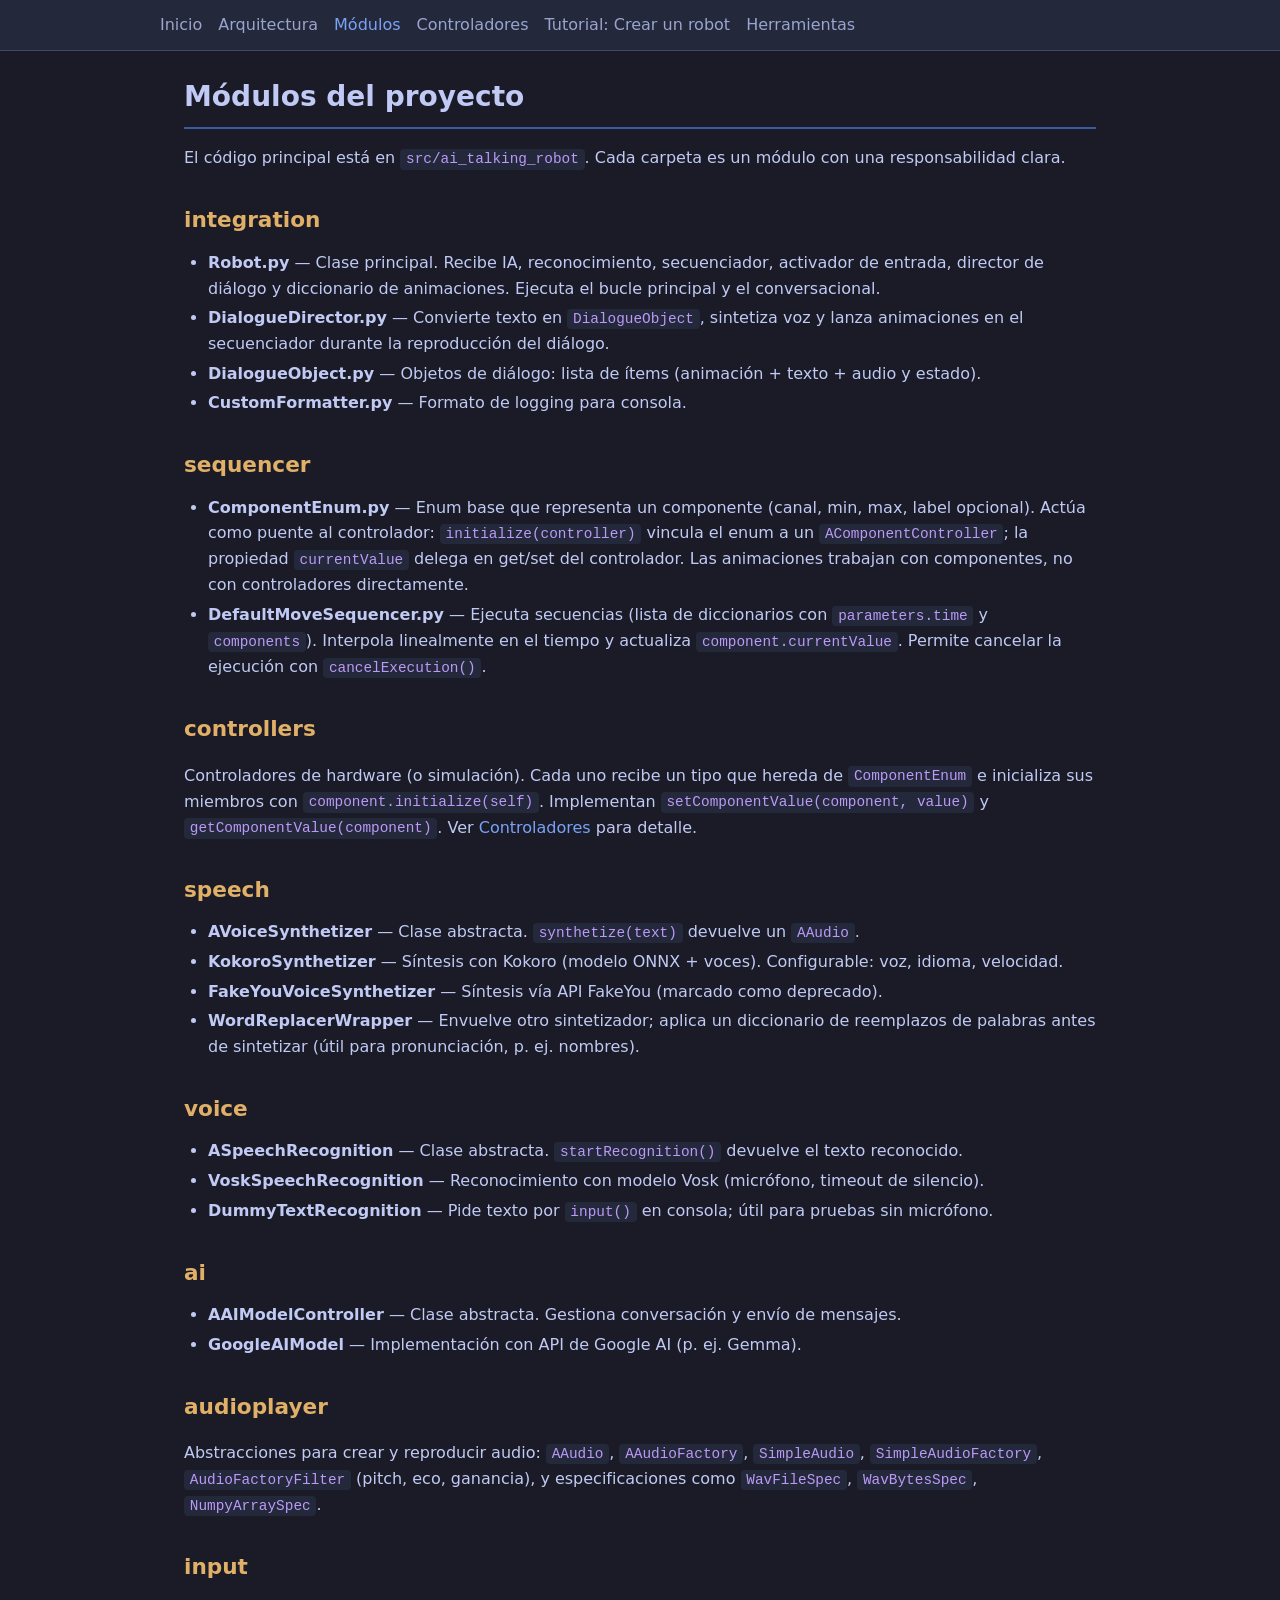
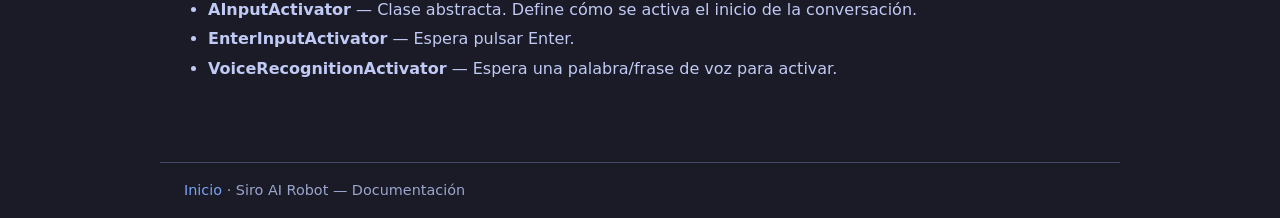
<file: docs/modulos.html>
<!DOCTYPE html>
<html lang="es">
<head>
  <meta charset="UTF-8">
  <meta name="viewport" content="width=device-width, initial-scale=1.0">
  <title>Módulos - AI Talking Robot</title>
  <link rel="stylesheet" href="estilos.css">
</head>
<body>
  <nav class="nav">
    <div class="nav-inner">
      <a href="index.html">Inicio</a>
      <a href="arquitectura.html">Arquitectura</a>
      <a href="modulos.html" class="current">Módulos</a>
      <a href="controladores.html">Controladores</a>
      <a href="tutorial-robot.html">Tutorial: Crear un robot</a>
      <a href="herramientas.html">Herramientas</a>
    </div>
  </nav>

  <main class="container">
    <h1>Módulos del proyecto</h1>
    <p>El código principal está en <code>src/ai_talking_robot</code>. Cada carpeta es un módulo con una responsabilidad clara.</p>

    <h2>integration</h2>
    <ul>
      <li><strong>Robot.py</strong> — Clase principal. Recibe IA, reconocimiento, secuenciador, activador de entrada, director de diálogo y diccionario de animaciones. Ejecuta el bucle principal y el conversacional.</li>
      <li><strong>DialogueDirector.py</strong> — Convierte texto en <code>DialogueObject</code>, sintetiza voz y lanza animaciones en el secuenciador durante la reproducción del diálogo.</li>
      <li><strong>DialogueObject.py</strong> — Objetos de diálogo: lista de ítems (animación + texto + audio y estado).</li>
      <li><strong>CustomFormatter.py</strong> — Formato de logging para consola.</li>
    </ul>

    <h2>sequencer</h2>
    <ul>
      <li><strong>ComponentEnum.py</strong> — Enum base que representa un componente (canal, min, max, label opcional). Actúa como puente al controlador: <code>initialize(controller)</code> vincula el enum a un <code>AComponentController</code>; la propiedad <code>currentValue</code> delega en get/set del controlador. Las animaciones trabajan con componentes, no con controladores directamente.</li>
      <li><strong>DefaultMoveSequencer.py</strong> — Ejecuta secuencias (lista de diccionarios con <code>parameters.time</code> y <code>components</code>). Interpola linealmente en el tiempo y actualiza <code>component.currentValue</code>. Permite cancelar la ejecución con <code>cancelExecution()</code>.</li>
    </ul>

    <h2>controllers</h2>
    <p>Controladores de hardware (o simulación). Cada uno recibe un tipo que hereda de <code>ComponentEnum</code> e inicializa sus miembros con <code>component.initialize(self)</code>. Implementan <code>setComponentValue(component, value)</code> y <code>getComponentValue(component)</code>. Ver <a href="controladores.html">Controladores</a> para detalle.</p>

    <h2>speech</h2>
    <ul>
      <li><strong>AVoiceSynthetizer</strong> — Clase abstracta. <code>synthetize(text)</code> devuelve un <code>AAudio</code>.</li>
      <li><strong>KokoroSynthetizer</strong> — Síntesis con Kokoro (modelo ONNX + voces). Configurable: voz, idioma, velocidad.</li>
      <li><strong>FakeYouVoiceSynthetizer</strong> — Síntesis vía API FakeYou (marcado como deprecado).</li>
      <li><strong>WordReplacerWrapper</strong> — Envuelve otro sintetizador; aplica un diccionario de reemplazos de palabras antes de sintetizar (útil para pronunciación, p. ej. nombres).</li>
    </ul>

    <h2>voice</h2>
    <ul>
      <li><strong>ASpeechRecognition</strong> — Clase abstracta. <code>startRecognition()</code> devuelve el texto reconocido.</li>
      <li><strong>VoskSpeechRecognition</strong> — Reconocimiento con modelo Vosk (micrófono, timeout de silencio).</li>
      <li><strong>DummyTextRecognition</strong> — Pide texto por <code>input()</code> en consola; útil para pruebas sin micrófono.</li>
    </ul>

    <h2>ai</h2>
    <ul>
      <li><strong>AAIModelController</strong> — Clase abstracta. Gestiona conversación y envío de mensajes.</li>
      <li><strong>GoogleAIModel</strong> — Implementación con API de Google AI (p. ej. Gemma).</li>
    </ul>

    <h2>audioplayer</h2>
    <p>Abstracciones para crear y reproducir audio: <code>AAudio</code>, <code>AAudioFactory</code>, <code>SimpleAudio</code>, <code>SimpleAudioFactory</code>, <code>AudioFactoryFilter</code> (pitch, eco, ganancia), y especificaciones como <code>WavFileSpec</code>, <code>WavBytesSpec</code>, <code>NumpyArraySpec</code>.</p>

    <h2>input</h2>
    <ul>
      <li><strong>AInputActivator</strong> — Clase abstracta. Define cómo se activa el inicio de la conversación.</li>
      <li><strong>EnterInputActivator</strong> — Espera pulsar Enter.</li>
      <li><strong>VoiceRecognitionActivator</strong> — Espera una palabra/frase de voz para activar.</li>
    </ul>
  </main>

  <footer class="container footer">
    <a href="index.html">Inicio</a> · Siro AI Robot — Documentación
  </footer>
</body>
</html>
</file>
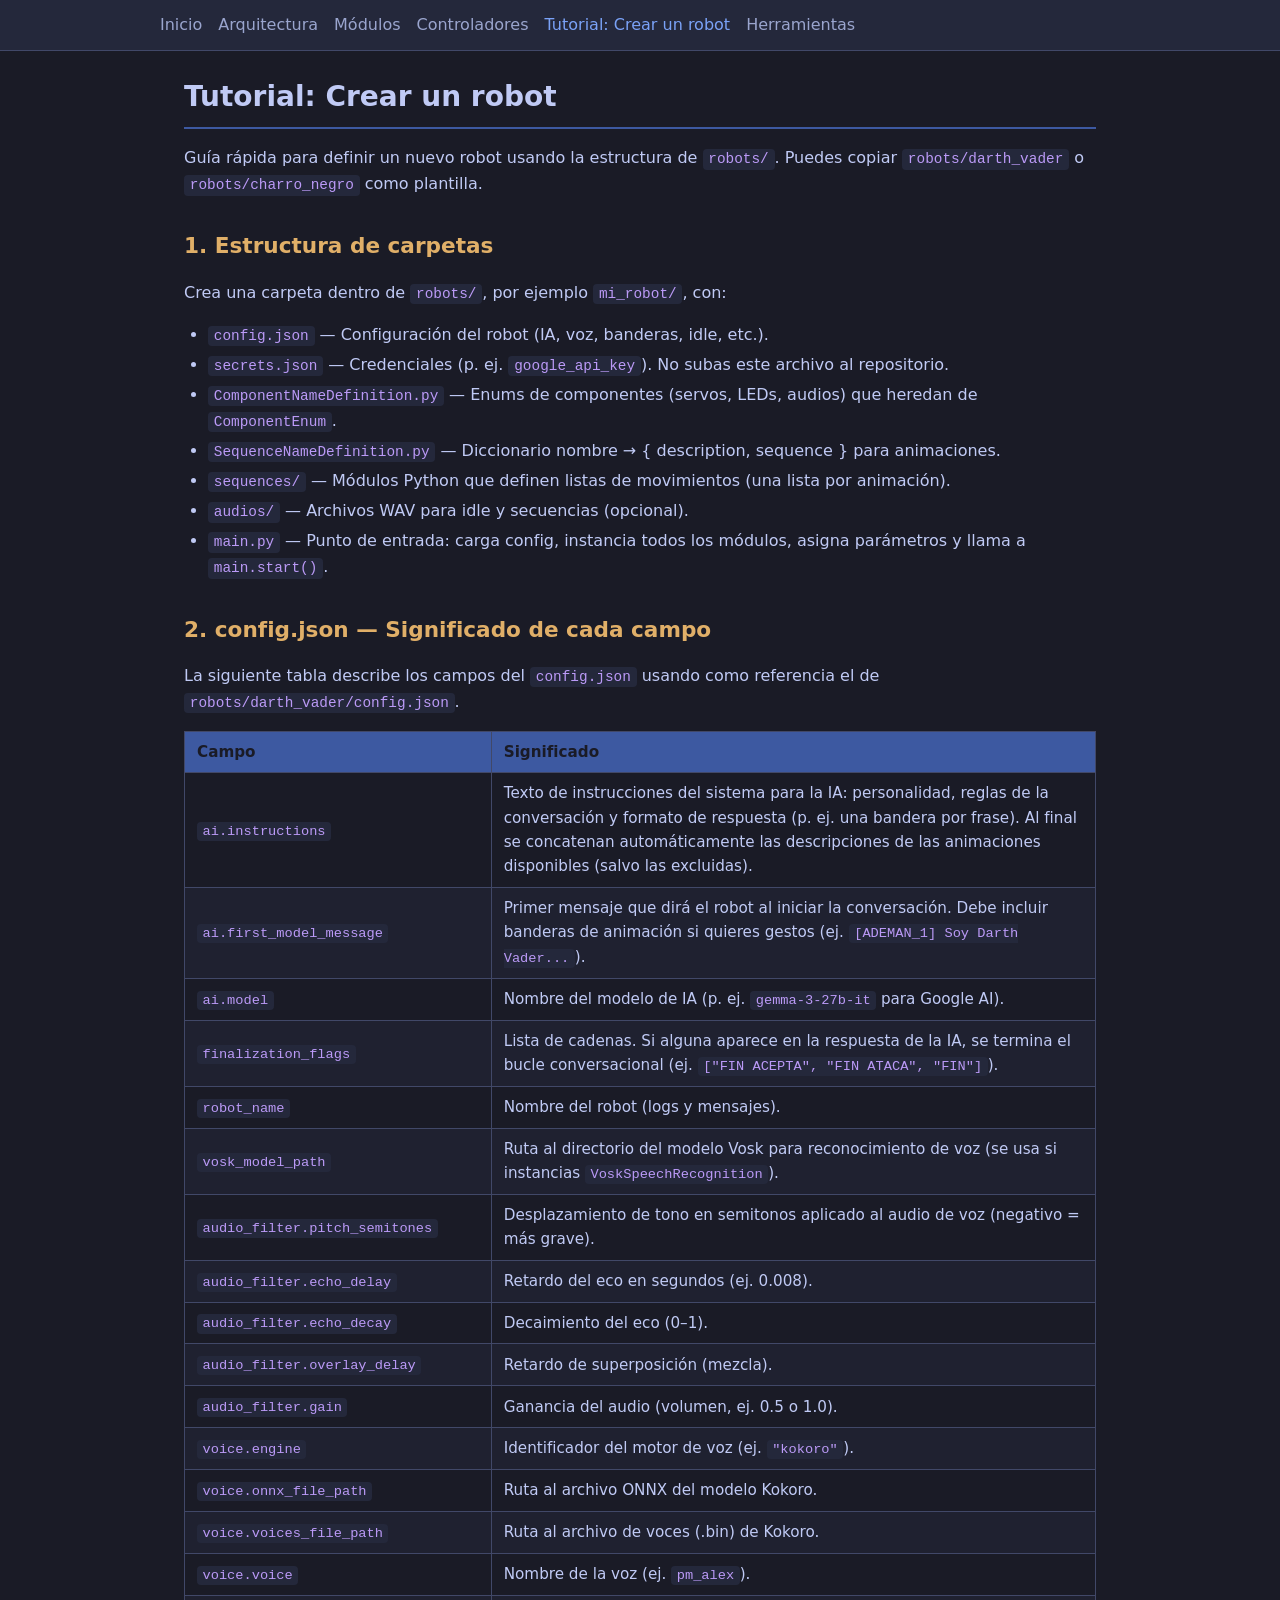
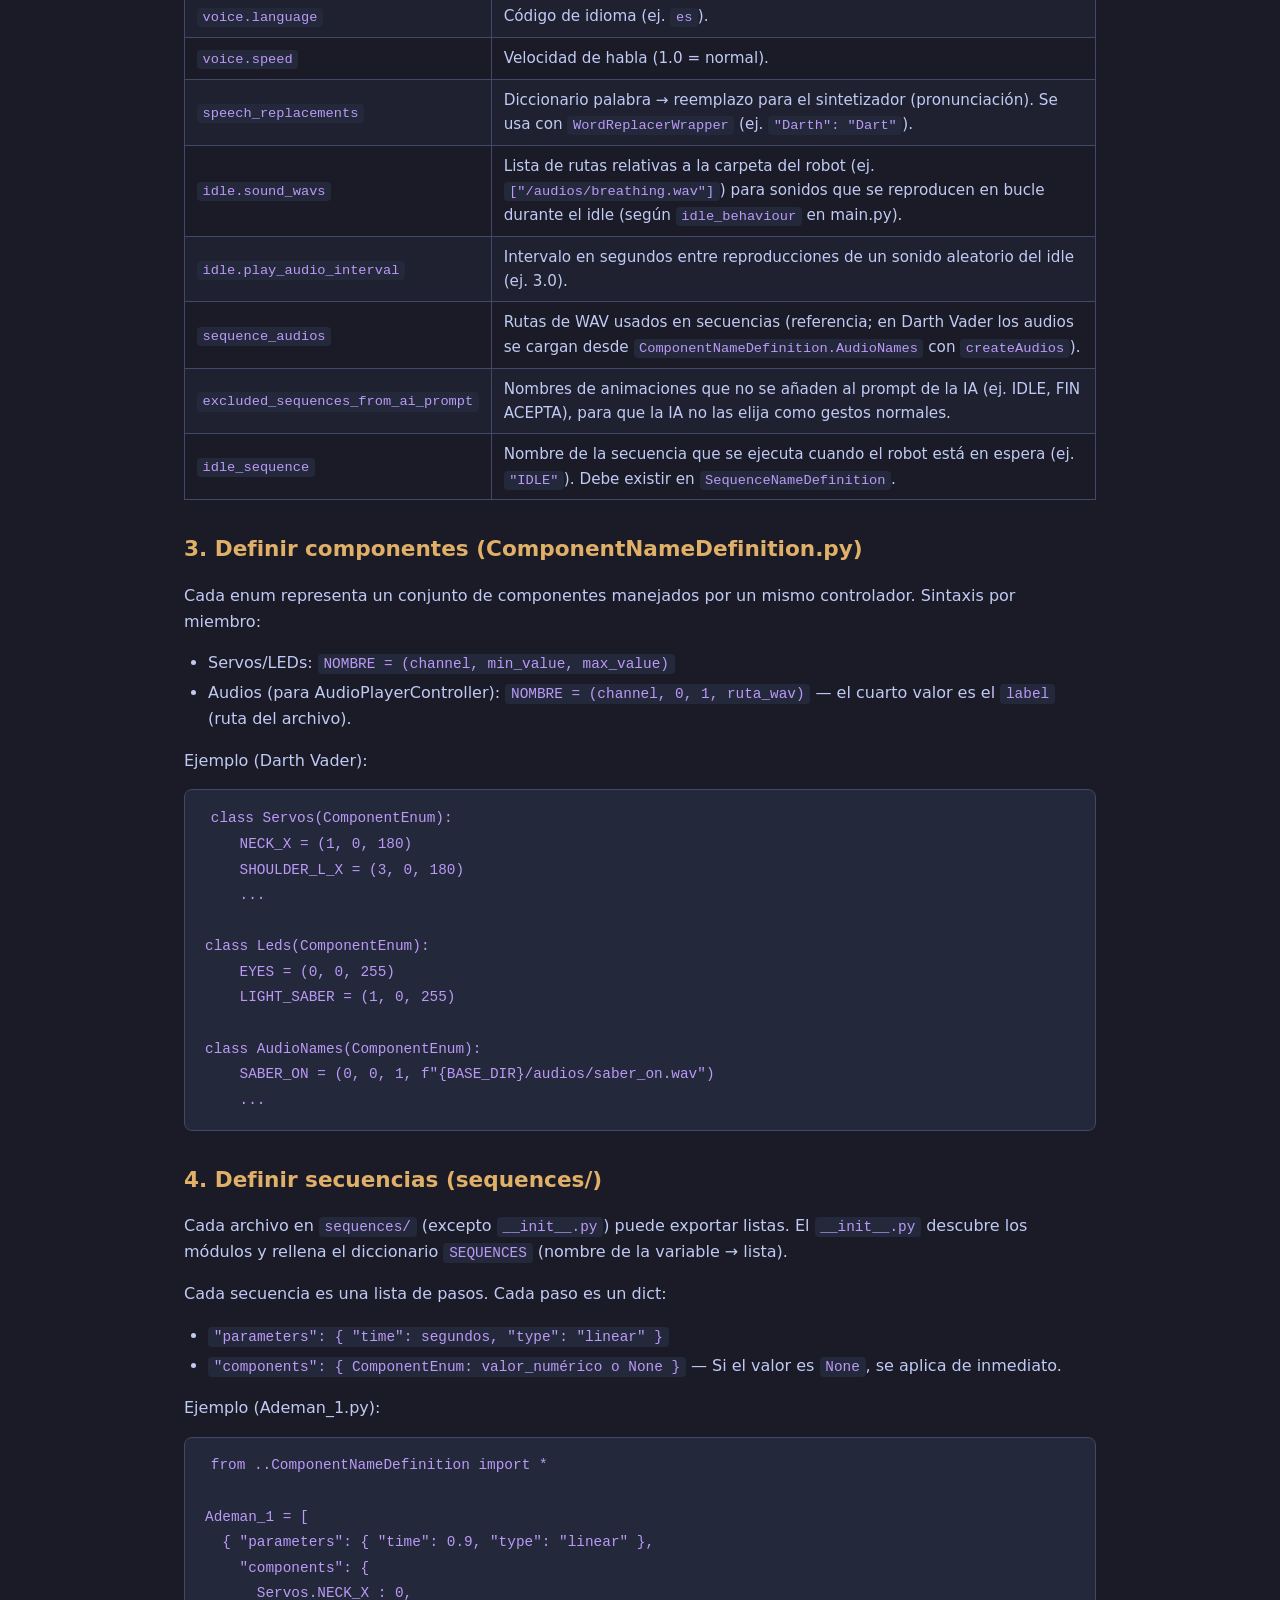
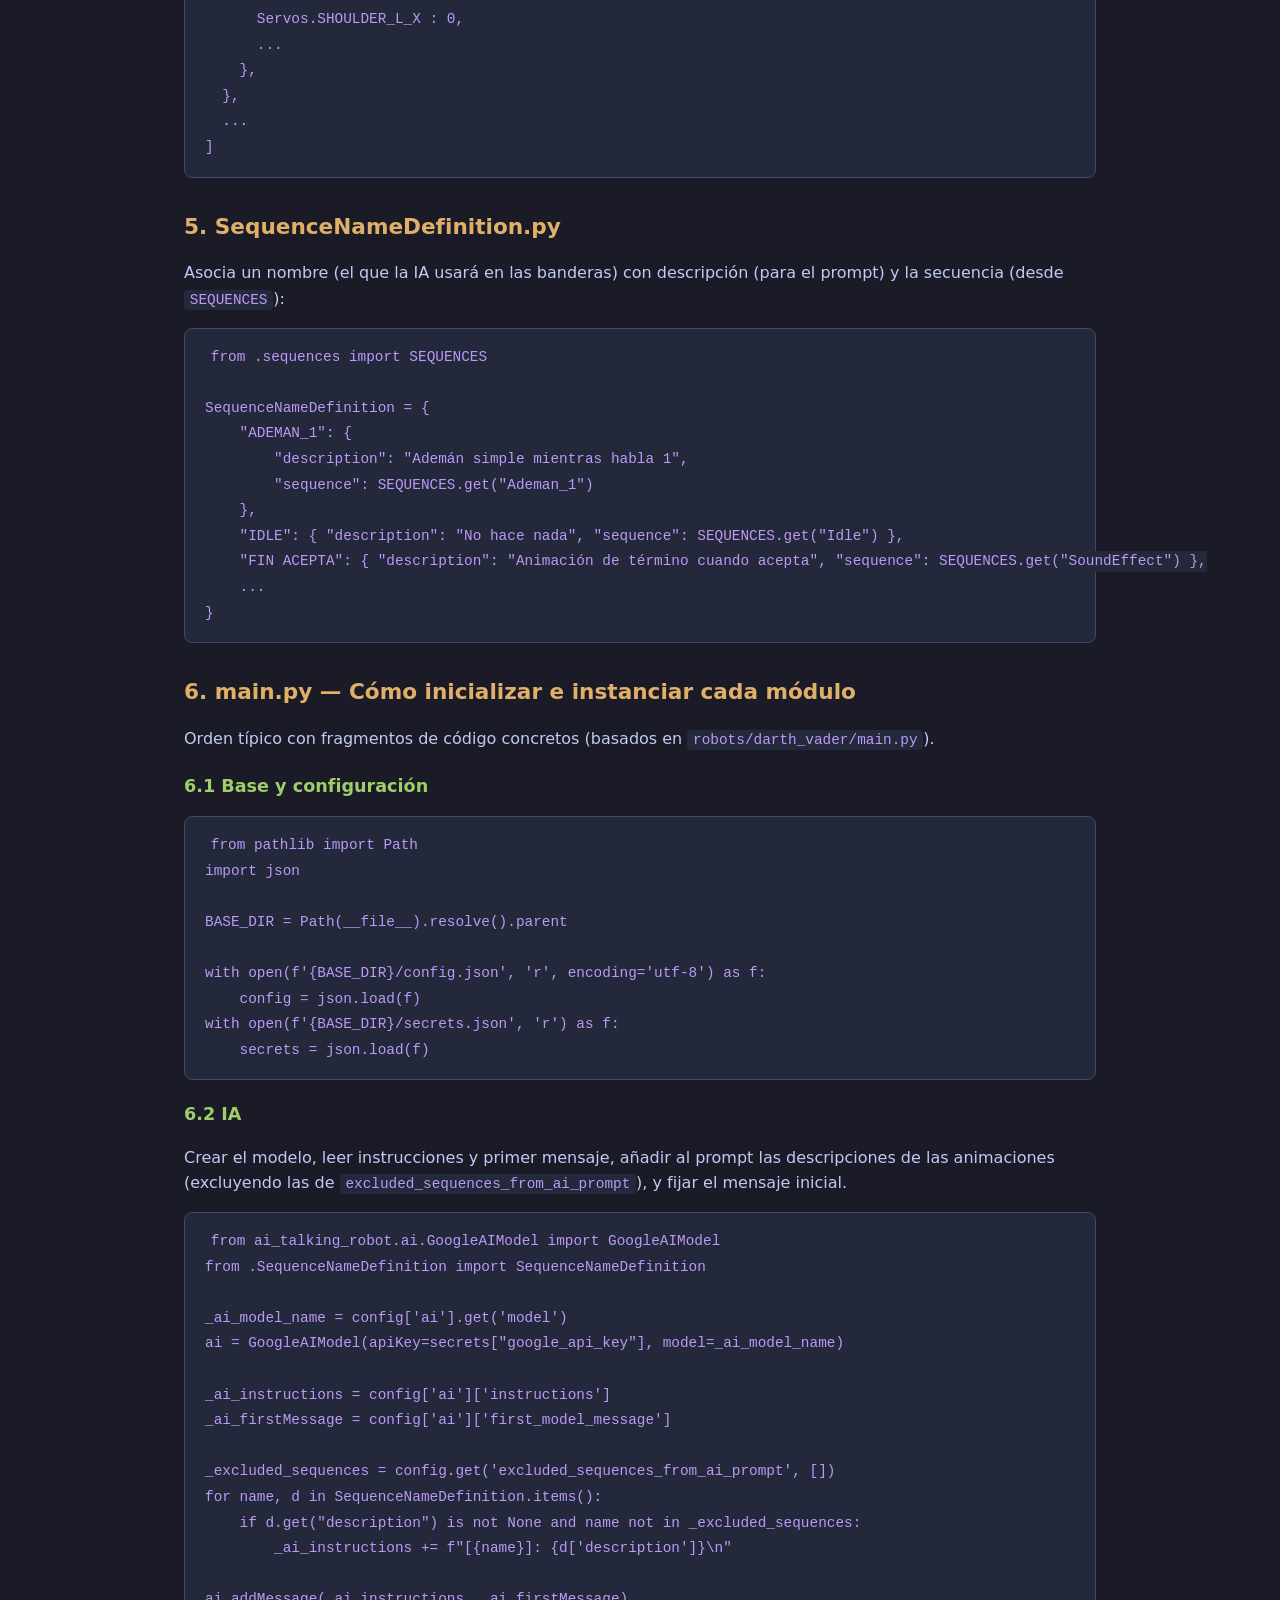
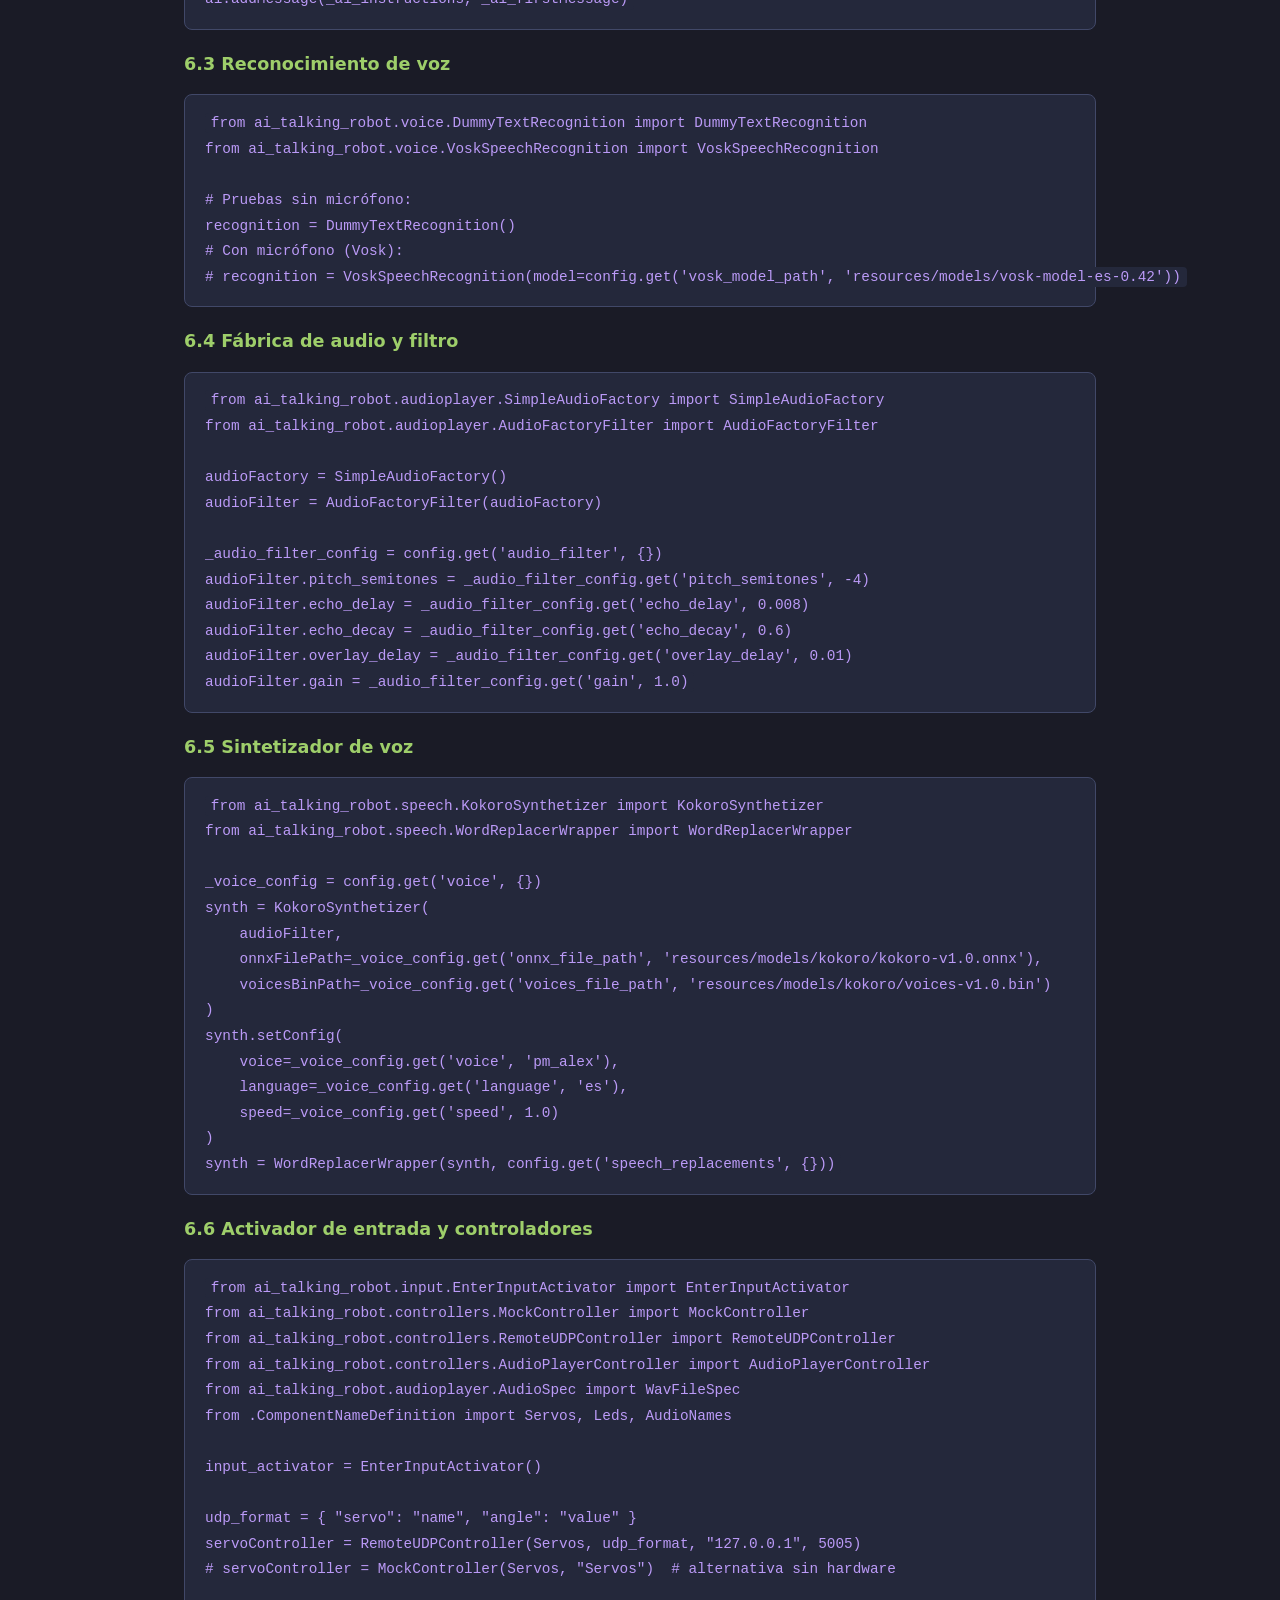
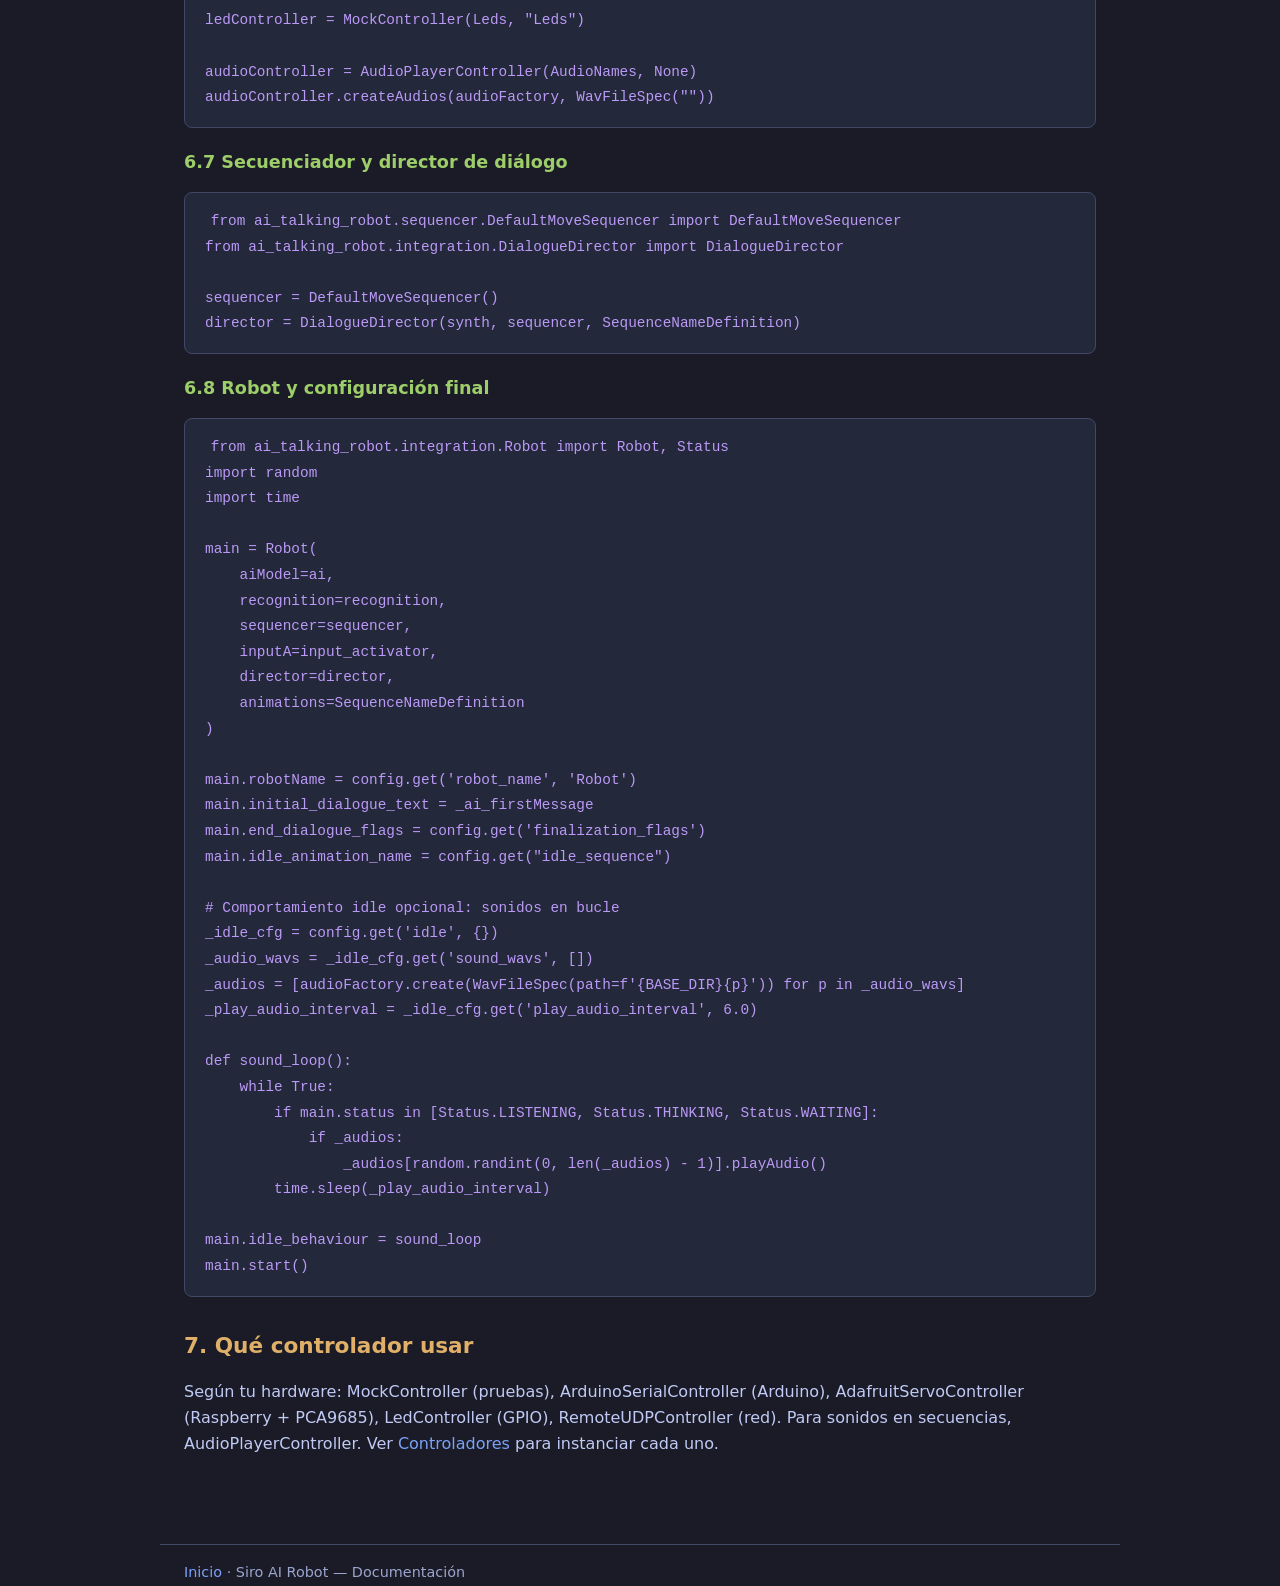
<file: docs/tutorial-robot.html>
<!DOCTYPE html>
<html lang="es">
<head>
  <meta charset="UTF-8">
  <meta name="viewport" content="width=device-width, initial-scale=1.0">
  <title>Tutorial: Crear un robot - AI Talking Robot</title>
  <link rel="stylesheet" href="estilos.css">
</head>
<body>
  <nav class="nav">
    <div class="nav-inner">
      <a href="index.html">Inicio</a>
      <a href="arquitectura.html">Arquitectura</a>
      <a href="modulos.html">Módulos</a>
      <a href="controladores.html">Controladores</a>
      <a href="tutorial-robot.html" class="current">Tutorial: Crear un robot</a>
      <a href="herramientas.html">Herramientas</a>
    </div>
  </nav>

  <main class="container">
    <h1>Tutorial: Crear un robot</h1>
    <p>Guía rápida para definir un nuevo robot usando la estructura de <code>robots/</code>. Puedes copiar <code>robots/darth_vader</code> o <code>robots/charro_negro</code> como plantilla.</p>

    <h2>1. Estructura de carpetas</h2>
    <p>Crea una carpeta dentro de <code>robots/</code>, por ejemplo <code>mi_robot/</code>, con:</p>
    <ul>
      <li><code>config.json</code> — Configuración del robot (IA, voz, banderas, idle, etc.).</li>
      <li><code>secrets.json</code> — Credenciales (p. ej. <code>google_api_key</code>). No subas este archivo al repositorio.</li>
      <li><code>ComponentNameDefinition.py</code> — Enums de componentes (servos, LEDs, audios) que heredan de <code>ComponentEnum</code>.</li>
      <li><code>SequenceNameDefinition.py</code> — Diccionario nombre → { description, sequence } para animaciones.</li>
      <li><code>sequences/</code> — Módulos Python que definen listas de movimientos (una lista por animación).</li>
      <li><code>audios/</code> — Archivos WAV para idle y secuencias (opcional).</li>
      <li><code>main.py</code> — Punto de entrada: carga config, instancia todos los módulos, asigna parámetros y llama a <code>main.start()</code>.</li>
    </ul>

    <h2>2. config.json — Significado de cada campo</h2>
    <p>La siguiente tabla describe los campos del <code>config.json</code> usando como referencia el de <code>robots/darth_vader/config.json</code>.</p>
    <table>
      <thead>
        <tr>
          <th>Campo</th>
          <th>Significado</th>
        </tr>
      </thead>
      <tbody>
        <tr>
          <td><code>ai.instructions</code></td>
          <td>Texto de instrucciones del sistema para la IA: personalidad, reglas de la conversación y formato de respuesta (p. ej. una bandera por frase). Al final se concatenan automáticamente las descripciones de las animaciones disponibles (salvo las excluidas).</td>
        </tr>
        <tr>
          <td><code>ai.first_model_message</code></td>
          <td>Primer mensaje que dirá el robot al iniciar la conversación. Debe incluir banderas de animación si quieres gestos (ej. <code>[ADEMAN_1] Soy Darth Vader...</code>).</td>
        </tr>
        <tr>
          <td><code>ai.model</code></td>
          <td>Nombre del modelo de IA (p. ej. <code>gemma-3-27b-it</code> para Google AI).</td>
        </tr>
        <tr>
          <td><code>finalization_flags</code></td>
          <td>Lista de cadenas. Si alguna aparece en la respuesta de la IA, se termina el bucle conversacional (ej. <code>["FIN ACEPTA", "FIN ATACA", "FIN"]</code>).</td>
        </tr>
        <tr>
          <td><code>robot_name</code></td>
          <td>Nombre del robot (logs y mensajes).</td>
        </tr>
        <tr>
          <td><code>vosk_model_path</code></td>
          <td>Ruta al directorio del modelo Vosk para reconocimiento de voz (se usa si instancias <code>VoskSpeechRecognition</code>).</td>
        </tr>
        <tr>
          <td><code>audio_filter.pitch_semitones</code></td>
          <td>Desplazamiento de tono en semitonos aplicado al audio de voz (negativo = más grave).</td>
        </tr>
        <tr>
          <td><code>audio_filter.echo_delay</code></td>
          <td>Retardo del eco en segundos (ej. 0.008).</td>
        </tr>
        <tr>
          <td><code>audio_filter.echo_decay</code></td>
          <td>Decaimiento del eco (0–1).</td>
        </tr>
        <tr>
          <td><code>audio_filter.overlay_delay</code></td>
          <td>Retardo de superposición (mezcla).</td>
        </tr>
        <tr>
          <td><code>audio_filter.gain</code></td>
          <td>Ganancia del audio (volumen, ej. 0.5 o 1.0).</td>
        </tr>
        <tr>
          <td><code>voice.engine</code></td>
          <td>Identificador del motor de voz (ej. <code>"kokoro"</code>).</td>
        </tr>
        <tr>
          <td><code>voice.onnx_file_path</code></td>
          <td>Ruta al archivo ONNX del modelo Kokoro.</td>
        </tr>
        <tr>
          <td><code>voice.voices_file_path</code></td>
          <td>Ruta al archivo de voces (.bin) de Kokoro.</td>
        </tr>
        <tr>
          <td><code>voice.voice</code></td>
          <td>Nombre de la voz (ej. <code>pm_alex</code>).</td>
        </tr>
        <tr>
          <td><code>voice.language</code></td>
          <td>Código de idioma (ej. <code>es</code>).</td>
        </tr>
        <tr>
          <td><code>voice.speed</code></td>
          <td>Velocidad de habla (1.0 = normal).</td>
        </tr>
        <tr>
          <td><code>speech_replacements</code></td>
          <td>Diccionario palabra → reemplazo para el sintetizador (pronunciación). Se usa con <code>WordReplacerWrapper</code> (ej. <code>"Darth": "Dart"</code>).</td>
        </tr>
        <tr>
          <td><code>idle.sound_wavs</code></td>
          <td>Lista de rutas relativas a la carpeta del robot (ej. <code>["/audios/breathing.wav"]</code>) para sonidos que se reproducen en bucle durante el idle (según <code>idle_behaviour</code> en main.py).</td>
        </tr>
        <tr>
          <td><code>idle.play_audio_interval</code></td>
          <td>Intervalo en segundos entre reproducciones de un sonido aleatorio del idle (ej. 3.0).</td>
        </tr>
        <tr>
          <td><code>sequence_audios</code></td>
          <td>Rutas de WAV usados en secuencias (referencia; en Darth Vader los audios se cargan desde <code>ComponentNameDefinition.AudioNames</code> con <code>createAudios</code>).</td>
        </tr>
        <tr>
          <td><code>excluded_sequences_from_ai_prompt</code></td>
          <td>Nombres de animaciones que no se añaden al prompt de la IA (ej. IDLE, FIN ACEPTA), para que la IA no las elija como gestos normales.</td>
        </tr>
        <tr>
          <td><code>idle_sequence</code></td>
          <td>Nombre de la secuencia que se ejecuta cuando el robot está en espera (ej. <code>"IDLE"</code>). Debe existir en <code>SequenceNameDefinition</code>.</td>
        </tr>
      </tbody>
    </table>

    <h2>3. Definir componentes (ComponentNameDefinition.py)</h2>
    <p>Cada enum representa un conjunto de componentes manejados por un mismo controlador. Sintaxis por miembro:</p>
    <ul>
      <li>Servos/LEDs: <code>NOMBRE = (channel, min_value, max_value)</code></li>
      <li>Audios (para AudioPlayerController): <code>NOMBRE = (channel, 0, 1, ruta_wav)</code> — el cuarto valor es el <code>label</code> (ruta del archivo).</li>
    </ul>
    <p>Ejemplo (Darth Vader):</p>
    <pre class="card"><code>class Servos(ComponentEnum):
    NECK_X = (1, 0, 180)
    SHOULDER_L_X = (3, 0, 180)
    ...

class Leds(ComponentEnum):
    EYES = (0, 0, 255)
    LIGHT_SABER = (1, 0, 255)

class AudioNames(ComponentEnum):
    SABER_ON = (0, 0, 1, f"{BASE_DIR}/audios/saber_on.wav")
    ...</code></pre>

    <h2>4. Definir secuencias (sequences/)</h2>
    <p>Cada archivo en <code>sequences/</code> (excepto <code>__init__.py</code>) puede exportar listas. El <code>__init__.py</code> descubre los módulos y rellena el diccionario <code>SEQUENCES</code> (nombre de la variable → lista).</p>
    <p>Cada secuencia es una lista de pasos. Cada paso es un dict:</p>
    <ul>
      <li><code>"parameters": { "time": segundos, "type": "linear" }</code></li>
      <li><code>"components": { ComponentEnum: valor_numérico o None }</code> — Si el valor es <code>None</code>, se aplica de inmediato.</li>
    </ul>
    <p>Ejemplo (Ademan_1.py):</p>
    <pre class="card"><code>from ..ComponentNameDefinition import *

Ademan_1 = [
  { "parameters": { "time": 0.9, "type": "linear" },
    "components": {
      Servos.NECK_X : 0,
      Servos.SHOULDER_L_X : 0,
      ...
    },
  },
  ...
]</code></pre>

    <h2>5. SequenceNameDefinition.py</h2>
    <p>Asocia un nombre (el que la IA usará en las banderas) con descripción (para el prompt) y la secuencia (desde <code>SEQUENCES</code>):</p>
    <pre class="card"><code>from .sequences import SEQUENCES

SequenceNameDefinition = {
    "ADEMAN_1": {
        "description": "Ademán simple mientras habla 1",
        "sequence": SEQUENCES.get("Ademan_1")
    },
    "IDLE": { "description": "No hace nada", "sequence": SEQUENCES.get("Idle") },
    "FIN ACEPTA": { "description": "Animación de término cuando acepta", "sequence": SEQUENCES.get("SoundEffect") },
    ...
}</code></pre>

    <h2>6. main.py — Cómo inicializar e instanciar cada módulo</h2>
    <p>Orden típico con fragmentos de código concretos (basados en <code>robots/darth_vader/main.py</code>).</p>

    <h3>6.1 Base y configuración</h3>
    <pre class="card"><code>from pathlib import Path
import json

BASE_DIR = Path(__file__).resolve().parent

with open(f'{BASE_DIR}/config.json', 'r', encoding='utf-8') as f:
    config = json.load(f)
with open(f'{BASE_DIR}/secrets.json', 'r') as f:
    secrets = json.load(f)</code></pre>

    <h3>6.2 IA</h3>
    <p>Crear el modelo, leer instrucciones y primer mensaje, añadir al prompt las descripciones de las animaciones (excluyendo las de <code>excluded_sequences_from_ai_prompt</code>), y fijar el mensaje inicial.</p>
    <pre class="card"><code>from ai_talking_robot.ai.GoogleAIModel import GoogleAIModel
from .SequenceNameDefinition import SequenceNameDefinition

_ai_model_name = config['ai'].get('model')
ai = GoogleAIModel(apiKey=secrets["google_api_key"], model=_ai_model_name)

_ai_instructions = config['ai']['instructions']
_ai_firstMessage = config['ai']['first_model_message']

_excluded_sequences = config.get('excluded_sequences_from_ai_prompt', [])
for name, d in SequenceNameDefinition.items():
    if d.get("description") is not None and name not in _excluded_sequences:
        _ai_instructions += f"[{name}]: {d['description']}\n"

ai.addMessage(_ai_instructions, _ai_firstMessage)</code></pre>

    <h3>6.3 Reconocimiento de voz</h3>
    <pre class="card"><code>from ai_talking_robot.voice.DummyTextRecognition import DummyTextRecognition
from ai_talking_robot.voice.VoskSpeechRecognition import VoskSpeechRecognition

# Pruebas sin micrófono:
recognition = DummyTextRecognition()
# Con micrófono (Vosk):
# recognition = VoskSpeechRecognition(model=config.get('vosk_model_path', 'resources/models/vosk-model-es-0.42'))</code></pre>

    <h3>6.4 Fábrica de audio y filtro</h3>
    <pre class="card"><code>from ai_talking_robot.audioplayer.SimpleAudioFactory import SimpleAudioFactory
from ai_talking_robot.audioplayer.AudioFactoryFilter import AudioFactoryFilter

audioFactory = SimpleAudioFactory()
audioFilter = AudioFactoryFilter(audioFactory)

_audio_filter_config = config.get('audio_filter', {})
audioFilter.pitch_semitones = _audio_filter_config.get('pitch_semitones', -4)
audioFilter.echo_delay = _audio_filter_config.get('echo_delay', 0.008)
audioFilter.echo_decay = _audio_filter_config.get('echo_decay', 0.6)
audioFilter.overlay_delay = _audio_filter_config.get('overlay_delay', 0.01)
audioFilter.gain = _audio_filter_config.get('gain', 1.0)</code></pre>

    <h3>6.5 Sintetizador de voz</h3>
    <pre class="card"><code>from ai_talking_robot.speech.KokoroSynthetizer import KokoroSynthetizer
from ai_talking_robot.speech.WordReplacerWrapper import WordReplacerWrapper

_voice_config = config.get('voice', {})
synth = KokoroSynthetizer(
    audioFilter,
    onnxFilePath=_voice_config.get('onnx_file_path', 'resources/models/kokoro/kokoro-v1.0.onnx'),
    voicesBinPath=_voice_config.get('voices_file_path', 'resources/models/kokoro/voices-v1.0.bin')
)
synth.setConfig(
    voice=_voice_config.get('voice', 'pm_alex'),
    language=_voice_config.get('language', 'es'),
    speed=_voice_config.get('speed', 1.0)
)
synth = WordReplacerWrapper(synth, config.get('speech_replacements', {}))</code></pre>

    <h3>6.6 Activador de entrada y controladores</h3>
    <pre class="card"><code>from ai_talking_robot.input.EnterInputActivator import EnterInputActivator
from ai_talking_robot.controllers.MockController import MockController
from ai_talking_robot.controllers.RemoteUDPController import RemoteUDPController
from ai_talking_robot.controllers.AudioPlayerController import AudioPlayerController
from ai_talking_robot.audioplayer.AudioSpec import WavFileSpec
from .ComponentNameDefinition import Servos, Leds, AudioNames

input_activator = EnterInputActivator()

udp_format = { "servo": "name", "angle": "value" }
servoController = RemoteUDPController(Servos, udp_format, "127.0.0.1", 5005)
# servoController = MockController(Servos, "Servos")  # alternativa sin hardware

ledController = MockController(Leds, "Leds")

audioController = AudioPlayerController(AudioNames, None)
audioController.createAudios(audioFactory, WavFileSpec(""))</code></pre>

    <h3>6.7 Secuenciador y director de diálogo</h3>
    <pre class="card"><code>from ai_talking_robot.sequencer.DefaultMoveSequencer import DefaultMoveSequencer
from ai_talking_robot.integration.DialogueDirector import DialogueDirector

sequencer = DefaultMoveSequencer()
director = DialogueDirector(synth, sequencer, SequenceNameDefinition)</code></pre>

    <h3>6.8 Robot y configuración final</h3>
    <pre class="card"><code>from ai_talking_robot.integration.Robot import Robot, Status
import random
import time

main = Robot(
    aiModel=ai,
    recognition=recognition,
    sequencer=sequencer,
    inputA=input_activator,
    director=director,
    animations=SequenceNameDefinition
)

main.robotName = config.get('robot_name', 'Robot')
main.initial_dialogue_text = _ai_firstMessage
main.end_dialogue_flags = config.get('finalization_flags')
main.idle_animation_name = config.get("idle_sequence")

# Comportamiento idle opcional: sonidos en bucle
_idle_cfg = config.get('idle', {})
_audio_wavs = _idle_cfg.get('sound_wavs', [])
_audios = [audioFactory.create(WavFileSpec(path=f'{BASE_DIR}{p}')) for p in _audio_wavs]
_play_audio_interval = _idle_cfg.get('play_audio_interval', 6.0)

def sound_loop():
    while True:
        if main.status in [Status.LISTENING, Status.THINKING, Status.WAITING]:
            if _audios:
                _audios[random.randint(0, len(_audios) - 1)].playAudio()
        time.sleep(_play_audio_interval)

main.idle_behaviour = sound_loop
main.start()</code></pre>

    <h2>7. Qué controlador usar</h2>
    <p>Según tu hardware: MockController (pruebas), ArduinoSerialController (Arduino), AdafruitServoController (Raspberry + PCA9685), LedController (GPIO), RemoteUDPController (red). Para sonidos en secuencias, AudioPlayerController. Ver <a href="controladores.html">Controladores</a> para instanciar cada uno.</p>
  </main>

  <footer class="container footer">
    <a href="index.html">Inicio</a> · Siro AI Robot — Documentación
  </footer>
</body>
</html>
</file>
<file: docs/estilos.css>
/* Documentación AI Talking Robot - Estilos */

:root {
  --bg: #1a1b26;
  --bg-card: #24283b;
  --fg: #c0caf5;
  --fg-muted: #9aa5ce;
  --accent: #7aa2f7;
  --accent-soft: #3d59a1;
  --green: #9ece6a;
  --yellow: #e0af68;
  --red: #f7768e;
  --purple: #bb9af7;
  --border: #414868;
  --radius: 8px;
  --font-sans: 'Segoe UI', system-ui, sans-serif;
  --font-mono: 'Consolas', 'Monaco', monospace;
}

* {
  box-sizing: border-box;
}

body {
  margin: 0;
  font-family: var(--font-sans);
  background: var(--bg);
  color: var(--fg);
  line-height: 1.6;
  font-size: 16px;
}

a {
  color: var(--accent);
  text-decoration: none;
}

a:hover {
  text-decoration: underline;
}

/* Navegación */
.nav {
  background: var(--bg-card);
  border-bottom: 1px solid var(--border);
  padding: 0.75rem 1.5rem;
  position: sticky;
  top: 0;
  z-index: 10;
}

.nav-inner {
  max-width: 960px;
  margin: 0 auto;
  display: flex;
  flex-wrap: wrap;
  gap: 1rem;
  align-items: center;
}

.nav a {
  color: var(--fg-muted);
  font-weight: 500;
}

.nav a:hover {
  color: var(--accent);
}

.nav .current {
  color: var(--accent);
}

/* Contenedor principal */
.container {
  max-width: 960px;
  margin: 0 auto;
  padding: 1.5rem;
}

/* Títulos */
h1 {
  font-size: 1.75rem;
  margin-top: 0;
  margin-bottom: 1rem;
  color: var(--fg);
  border-bottom: 2px solid var(--accent-soft);
  padding-bottom: 0.5rem;
}

h2 {
  font-size: 1.35rem;
  margin-top: 2rem;
  margin-bottom: 0.75rem;
  color: var(--yellow);
}

h3 {
  font-size: 1.1rem;
  margin-top: 1.25rem;
  margin-bottom: 0.5rem;
  color: var(--green);
}

/* Bloques de código y rutas */
code, .path {
  font-family: var(--font-mono);
  font-size: 0.9em;
  background: var(--bg-card);
  padding: 0.15em 0.4em;
  border-radius: 4px;
  color: var(--purple);
}

.path {
  display: inline-block;
  margin: 0.25rem 0;
}

/* Listas */
ul, ol {
  margin: 0.5rem 0;
  padding-left: 1.5rem;
}

li {
  margin: 0.25rem 0;
}

/* Tarjetas / secciones destacadas */
.card {
  background: var(--bg-card);
  border: 1px solid var(--border);
  border-radius: var(--radius);
  padding: 1rem 1.25rem;
  margin: 1rem 0;
}

.card h3 {
  margin-top: 0;
}

/* Tablas */
table {
  width: 100%;
  border-collapse: collapse;
  margin: 1rem 0;
  font-size: 0.95rem;
}

th, td {
  border: 1px solid var(--border);
  padding: 0.5rem 0.75rem;
  text-align: left;
}

th {
  background: var(--accent-soft);
  color: var(--bg);
  font-weight: 600;
}

tr:nth-child(even) {
  background: rgba(36, 40, 59, 0.5);
}

/* Diagrama de flujo simplificado */
.flow-step {
  display: flex;
  align-items: flex-start;
  gap: 0.75rem;
  margin: 0.5rem 0;
  padding: 0.5rem;
  background: var(--bg-card);
  border-radius: var(--radius);
  border-left: 3px solid var(--accent);
}

.flow-num {
  flex-shrink: 0;
  width: 1.75rem;
  height: 1.75rem;
  background: var(--accent);
  color: var(--bg);
  border-radius: 50%;
  display: flex;
  align-items: center;
  justify-content: center;
  font-weight: bold;
  font-size: 0.9rem;
}

/* Pie de página */
.footer {
  margin-top: 3rem;
  padding-top: 1rem;
  border-top: 1px solid var(--border);
  font-size: 0.9rem;
  color: var(--fg-muted);
}

/* Utilidades */
.mt-1 { margin-top: 0.5rem; }
.mt-2 { margin-top: 1rem; }
.mb-0 { margin-bottom: 0; }
</file>
